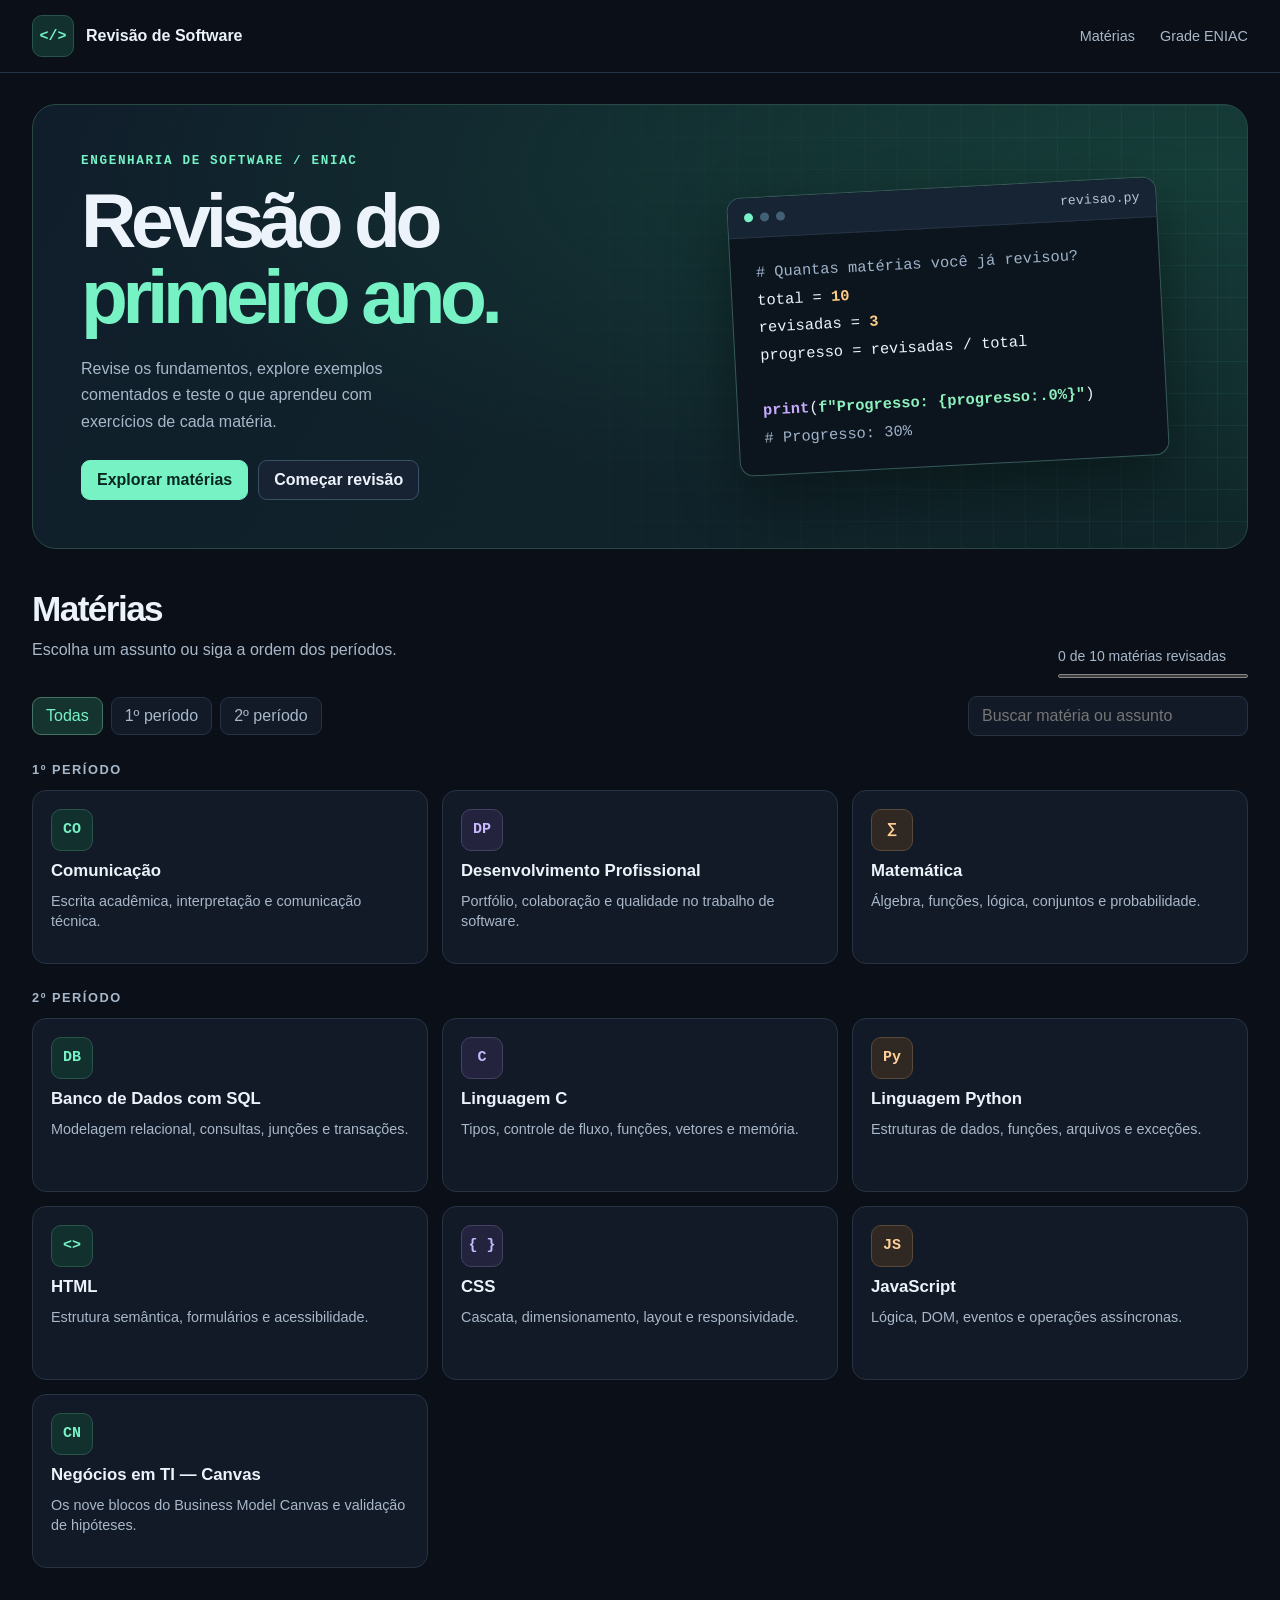
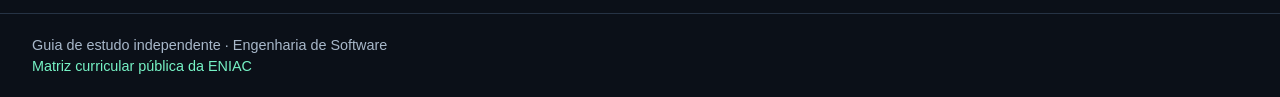
<file: index.html>
<!doctype html>
<html lang="pt-BR">
  <head>
    <meta charset="utf-8">
    <meta name="viewport" content="width=device-width, initial-scale=1">
    <meta name="description" content="Guia de revisão do primeiro ano de Engenharia de Software">
    <title>Revisão de Software | 1º ano</title>
    <link rel="stylesheet" href="estilo.css">
    <script src="revisao.js" defer></script>
  </head>
  <body>
    <header class="top">
      <div class="shell">
        <a class="brand" href="index.html"><span class="mark" aria-hidden="true">&lt;/&gt;</span> Revisão de Software</a>
        <nav aria-label="Principal">
          <a href="index.html#materias">Matérias</a>
          <a href="https://www.eniac.edu.br/cursos/engenharia-software">Grade ENIAC</a>
        </nav>
      </div>
    </header>
    <main class="shell">
      <section class="hero" aria-labelledby="titulo">
        <div>
          <p class="eyebrow">Engenharia de Software / ENIAC</p>
          <h1 id="titulo">Revisão do<br><span>primeiro ano.</span></h1>
          <p>Revise os fundamentos, explore exemplos comentados e teste o que aprendeu com exercícios de cada matéria.</p>
          <div class="actions">
            <a class="button primary" href="#materias">Explorar matérias</a>
            <a class="button" href="comunicacao.html">Começar revisão</a>
          </div>
        </div>
        <div class="editor" aria-label="Exemplo em Python">
          <div class="editor-top">
            <i></i><i></i><i></i><span>revisao.py</span>
          </div>
          <pre tabindex="0"><code><em># Quantas matérias você já revisou?</em>
total = <b class="number">10</b>
revisadas = <b class="number">3</b>
progresso = revisadas / total

<b class="keyword">print</b>(<b class="string">f"Progresso: {progresso:.0%}"</b>)
<em># Progresso: 30%</em></code></pre>
        </div>
      </section>
      <section id="materias" class="overview" aria-labelledby="materias-title">
        <div class="section-head">
          <div>
            <h2 id="materias-title">Matérias</h2>
            <p>Escolha um assunto ou siga a ordem dos períodos.</p>
          </div>
          <div class="progress">
            <span id="progress-text">0 de 10 matérias revisadas</span><progress aria-labelledby="progress-text" value="0" max="10"></progress>
          </div>
        </div>
        <div class="toolbar">
          <div class="filters" aria-label="Filtrar por período">
            <button class="filter" data-filter="all" aria-pressed="true">Todas</button>
            <button class="filter" data-filter="1" aria-pressed="false">1º período</button>
            <button class="filter" data-filter="2" aria-pressed="false">2º período</button>
          </div>
          <input id="search" type="search" aria-label="Buscar matéria ou assunto" placeholder="Buscar matéria ou assunto">
        </div>
        <p id="empty" hidden role="status">Nenhuma matéria encontrada.</p>
        <section class="period" data-period="1">
          <h3>1º período</h3>
          <div class="grid">
            <a
              class="tile"
              href="comunicacao.html"
              data-id="comunicacao"
              data-search="
                Comunicação Escrita acadêmica, interpretação e comunicação técnica. Contexto e
                intenção Emissor, receptor, mensagem, canal, código e contexto compõem a
                situação comunicativa. Ruído é tudo que atrapalha a interpretação. Em uma
                equipe, siglas desconhecidas e instruções ambíguas são exemplos de ruído.
                Leitura e argumentação Separe tema, tese e evidências. O tema diz sobre o que
                se fala. A tese expressa a posição defendida. Dados e exemplos servem como
                evidências quando têm relação clara com a tese. Coesão e coerência Coesão liga
                frases com pronomes, conectivos e retomadas. Coerência exige que as ideias
                façam sentido juntas. Use «portanto» para conclusão e «porém» para oposição.
                Escrita acadêmica e técnica Um resumo preserva a ideia central com suas
                palavras. Credite ideias e trechos de outras pessoas. Em relatórios técnicos,
                informe contexto, observação, impacto e próximo passo. Adapte a linguagem ao
                público. Apresentação e feedback Apresente problema, solução e evidência em
                sequência. No feedback, descreva o comportamento observado e proponha uma ação
                concreta. Confirme o entendimento pedindo que a outra pessoa resuma o
                combinado.
              "
            >
              <span class="tile-icon" aria-hidden="true">CO</span>
              <strong>Comunicação</strong>
              <small>Escrita acadêmica, interpretação e comunicação técnica.</small>
              <span class="done" hidden>✓ Revisada</span>
            </a>
            <a
              class="tile"
              href="carreira.html"
              data-id="carreira"
              data-search="
                Desenvolvimento Profissional Portfólio, colaboração e qualidade no trabalho de
                software. Papéis e ciclo do software Produto prioriza problemas, design
                investiga a experiência, engenharia implementa e opera, e qualidade ajuda a
                prevenir e detectar falhas. Requisitos, desenvolvimento, testes, entrega e
                manutenção se repetem conforme o produto evolui. Git e colaboração Um commit
                registra um conjunto de mudanças. Uma branch isola uma linha de trabalho. Um
                pull request reúne contexto, alterações e evidências para revisão. Prefira
                commits com um propósito claro. Qualidade e testes Teste unitário verifica uma
                unidade isolada. Teste de integração verifica componentes trabalhando juntos.
                Teste ponta a ponta percorre o fluxo do usuário. Cubra entradas válidas,
                inválidas e valores de fronteira. Portfólio e entrevistas Mostre problema,
                decisões, instruções de execução e testes no README. Para entrevistas, use
                situação, tarefa, ação e resultado. Explique sua contribuição e apresente
                evidências mensuráveis quando disponíveis. Ética e rotina Use dados fictícios
                em projetos públicos e mantenha credenciais fora do repositório. Divida
                tarefas em entregas pequenas, comunique bloqueios cedo e registre decisões que
                afetem a equipe.
              "
            >
              <span class="tile-icon" aria-hidden="true">DP</span>
              <strong>Desenvolvimento Profissional</strong>
              <small>Portfólio, colaboração e qualidade no trabalho de software.</small>
              <span class="done" hidden>✓ Revisada</span>
            </a>
            <a
              class="tile"
              href="matematica.html"
              data-id="matematica"
              data-search="
                Matemática Álgebra, funções, lógica, conjuntos e probabilidade. Aritmética e
                porcentagem Respeite parênteses, potências, multiplicação e divisão, depois
                adição e subtração. Para aumentar um valor em p%, multiplique por 1 + p/100.
                Descontos sucessivos multiplicam seus fatores. Equações e sistemas Uma
                igualdade continua válida quando se aplica a mesma operação aos dois lados,
                respeitando o domínio. Para resolver um sistema, substitua uma incógnita por
                sua expressão ou elimine-a somando equações equivalentes. Funções e gráficos
                Uma função atribui uma saída a cada entrada do domínio. Na função afim f(x) =
                ax + b, a é a taxa de variação e b é o valor em x = 0. Em uma quadrática, o
                gráfico é uma parábola e as raízes são as interseções com o eixo x. Conjuntos
                e lógica A união reúne elementos dos dois conjuntos. A interseção mantém os
                elementos comuns. P ∧ Q exige ambas as proposições verdadeiras. P ∨ Q exige
                pelo menos uma. Pela lei de De Morgan, ¬(P ∧ Q) equivale a ¬P ∨ ¬Q.
                Estatística e probabilidade A média soma os valores e divide pela quantidade.
                A mediana fica no centro da lista ordenada e é a média dos dois centrais
                quando a quantidade é par. Em resultados equiprováveis, a probabilidade é
                casos favoráveis ÷ casos possíveis.
              "
            >
              <span class="tile-icon" aria-hidden="true">∑</span>
              <strong>Matemática</strong>
              <small>Álgebra, funções, lógica, conjuntos e probabilidade.</small>
              <span class="done" hidden>✓ Revisada</span>
            </a>
          </div>
        </section>
        <section class="period" data-period="2">
          <h3>2º período</h3>
          <div class="grid">
            <a
              class="tile"
              href="sql.html"
              data-id="sql"
              data-search="
                Banco de Dados com SQL Modelagem relacional, consultas, junções e transações.
                Tabelas e relacionamentos A chave primária identifica cada linha. Uma chave
                estrangeira aponta para uma chave de outra tabela. Modele uma relação N:N com
                uma tabela de associação que contenha as duas chaves. Normalização Na 1FN,
                mantenha valores atômicos e evite grupos repetidos. Na 2FN, cada atributo que
                não é chave deve depender da chave candidata inteira. Na 3FN, evite
                dependências transitivas entre atributos não chave. DDL e CRUD CREATE TABLE
                define estrutura e restrições. INSERT cria linhas, SELECT consulta, UPDATE
                altera e DELETE remove. Use WHERE em alterações específicas e verifique o
                filtro com SELECT antes da mudança. Junções e agregações INNER JOIN retorna
                pares correspondentes. LEFT JOIN mantém as linhas da esquerda mesmo sem
                correspondência. WHERE filtra linhas antes de agrupar. HAVING filtra grupos
                após GROUP BY. COUNT(coluna) ignora NULL. NULL, índices e transações Teste
                ausência de valor com IS NULL. Índices podem acelerar buscas ao custo de
                espaço e manutenção na escrita. Em uma transação, COMMIT confirma o conjunto
                de mudanças e ROLLBACK o desfaz enquanto estiver aberto.
              "
            >
              <span class="tile-icon" aria-hidden="true">DB</span>
              <strong>Banco de Dados com SQL</strong>
              <small>Modelagem relacional, consultas, junções e transações.</small>
              <span class="done" hidden>✓ Revisada</span>
            </a>
            <a
              class="tile"
              href="c.html"
              data-id="c"
              data-search="
                Linguagem C Tipos, controle de fluxo, funções, vetores e memória. Compilação e
                tipos O compilador traduz o código e produz um executável após a ligação. Use
                int para inteiros, double para valores de ponto flutuante e char para
                caracteres. Em C, 5 / 2 vale 2, enquanto 5.0 / 2 vale 2.5. Controle de fluxo
                if e else escolhem um caminho. for é útil para percorrer posições de um vetor.
                while repete enquanto a condição for verdadeira. Confundir = com == muda uma
                comparação em atribuição. Vetores e strings Um vetor com n posições aceita
                índices de 0 a n − 1. Uma string em C é uma sequência de char terminada por
                '\0'. Reserve espaço para o terminador ao dimensionar o vetor. Funções e
                ponteiros Argumentos são passados por valor. Para alterar uma variável do
                chamador, passe seu endereço com &amp; e acesse o objeto pelo ponteiro com *.
                Ao receber um vetor em função, passe também seu tamanho. Estruturas e memória
                struct reúne campos relacionados. malloc reserva memória dinâmica e pode
                retornar NULL. Libere com free quando terminar e evite acessar memória fora
                dos limites ou depois de liberá-la.
              "
            >
              <span class="tile-icon" aria-hidden="true">C</span>
              <strong>Linguagem C</strong>
              <small>Tipos, controle de fluxo, funções, vetores e memória.</small>
              <span class="done" hidden>✓ Revisada</span>
            </a>
            <a
              class="tile"
              href="python.html"
              data-id="python"
              data-search="
                Linguagem Python Estruturas de dados, funções, arquivos e exceções. Tipos e
                conversões int, float, str e bool representam valores diferentes. input
                devolve texto, então converta quando precisar calcular. / faz divisão real e
                // arredonda o quociente para baixo. Controle de fluxo A indentação delimita
                blocos. Use if, elif e else para decisões. for percorre um iterável. range(3)
                gera 0, 1 e 2. while repete enquanto a condição se mantém verdadeira. Coleções
                Listas são ordenadas e mutáveis. Tuplas são ordenadas e imutáveis em sua
                estrutura. Dicionários associam chaves a valores. Conjuntos armazenam
                elementos distintos e ajudam em testes de pertinência. Funções, módulos e
                classes def declara uma função e return entrega um valor ao chamador. import
                reutiliza módulos. Uma classe reúne comportamento e estado, e self referencia
                a instância que recebe a chamada. Arquivos e exceções Use with open(...,
                encoding='utf-8') para fechar arquivos automaticamente ao sair do bloco.
                Capture exceções específicas, como ValueError ao converter texto inválido.
              "
            >
              <span class="tile-icon" aria-hidden="true">Py</span>
              <strong>Linguagem Python</strong>
              <small>Estruturas de dados, funções, arquivos e exceções.</small>
              <span class="done" hidden>✓ Revisada</span>
            </a>
            <a
              class="tile"
              href="html.html"
              data-id="html"
              data-search="
                HTML Estrutura semântica, formulários e acessibilidade. Documento e semântica
                DOCTYPE ativa o modo padrão do navegador. O head contém metadados e
                referências. O body contém o conteúdo. Use main para o conteúdo principal, nav
                para navegação e uma hierarquia de títulos que reflita a organização. Links e
                mídia Use a com href para navegar e button para ações. Imagens informativas
                precisam de texto alternativo que cumpra o mesmo propósito. Use alt vazio em
                imagens puramente decorativas. Formulários Associe label e input via for e id.
                O atributo name identifica o campo no envio. type='email' e required ajudam na
                validação do navegador. Um servidor deve validar os dados novamente ao
                recebê-los. Listas e tabelas Use ul para itens sem ordem e ol para sequências.
                Use tabelas para dados tabulares, com caption para contextualizar e th com
                scope para cabeçalhos.
              "
            >
              <span class="tile-icon" aria-hidden="true">&lt;&gt;</span>
              <strong>HTML</strong>
              <small>Estrutura semântica, formulários e acessibilidade.</small>
              <span class="done" hidden>✓ Revisada</span>
            </a>
            <a
              class="tile"
              href="css.html"
              data-id="css"
              data-search="
                CSS Cascata, dimensionamento, layout e responsividade. Seletores e cascata
                Classes selecionam elementos reutilizáveis. Entre regras normais do mesmo
                autor e da mesma camada, a maior especificidade vence. Se a especificidade for
                igual, vence a declaração posterior. Modelo de caixa Cada elemento tem
                conteúdo, padding, borda e margem. Com box-sizing: border-box, o width inclui
                padding e borda. Margens ficam fora da caixa. Flexbox e Grid Flexbox organiza
                itens em um eixo principal e outro transversal. Grid define linhas e colunas
                ao mesmo tempo. Use gap para espaçar itens nos dois layouts. Responsividade e
                estados Use unidades flexíveis, limites de largura e media queries quando o
                conteúdo precisar de uma mudança de layout. :focus-visible marca o foco para
                navegação por teclado. Garanta contraste e legibilidade.
              "
            >
              <span class="tile-icon" aria-hidden="true">{ }</span>
              <strong>CSS</strong>
              <small>Cascata, dimensionamento, layout e responsividade.</small>
              <span class="done" hidden>✓ Revisada</span>
            </a>
            <a
              class="tile"
              href="javascript.html"
              data-id="javascript"
              data-search="
                JavaScript Lógica, DOM, eventos e operações assíncronas. Tipos e operadores
                Use const para vínculos sem reatribuição e let quando houver reatribuição.
                const ainda permite alterar propriedades de um objeto. === compara sem coerção
                de tipos. Number converte texto numérico e Number.isFinite valida o resultado.
                Funções e coleções Arrays guardam listas ordenadas e objetos guardam
                propriedades. map transforma elementos, filter seleciona elementos e reduce
                acumula um resultado. Uma função pode receber ou retornar outras funções. DOM
                e eventos querySelector encontra o primeiro elemento correspondente.
                addEventListener associa uma função a um evento. textContent atualiza texto
                sem interpretá-lo como HTML. Em formulários, preventDefault cancela o envio
                padrão quando você vai tratar o evento. Assincronismo e JSON Uma Promise
                representa o resultado futuro de uma operação. await espera a resolução dentro
                de uma função async. Com fetch, verifique response.ok antes de ler JSON e
                trate falhas de rede com try/catch.
              "
            >
              <span class="tile-icon" aria-hidden="true">JS</span>
              <strong>JavaScript</strong>
              <small>Lógica, DOM, eventos e operações assíncronas.</small>
              <span class="done" hidden>✓ Revisada</span>
            </a>
            <a
              class="tile"
              href="canvas.html"
              data-id="canvas"
              data-search="
                Negócios em TI — Canvas Os nove blocos do Business Model Canvas e validação de
                hipóteses. Clientes e valor Segmentos de clientes definem para quem você cria
                valor. Proposta de valor descreve o problema resolvido e o benefício. Em
                software, diferencie quem usa, quem decide e quem paga. Canais e
                relacionamento Canais mostram como as pessoas descobrem, compram e usam a
                solução. Relacionamento indica como são atendidas e retidas, por exemplo, por
                autosserviço ou suporte humano. Receitas e custos Fontes de receita descrevem
                quem paga, quanto e de que forma. Estrutura de custos reúne gastos fixos e
                variáveis. Compare receita, margem e volume necessário para sustentar o
                negócio. Recursos, atividades e parceiros Recursos são os ativos necessários,
                como equipe e infraestrutura. Atividades são ações essenciais, como
                desenvolver e operar. Parcerias são organizações externas que ajudam a
                entregar o valor. Validação e MVP Trate cada bloco como hipótese. Converse com
                o segmento escolhido, teste uma versão mínima e defina antes o que será
                medido. Atualize o Canvas com evidências do teste.
              "
            >
              <span class="tile-icon" aria-hidden="true">CN</span>
              <strong>Negócios em TI — Canvas</strong>
              <small>Os nove blocos do Business Model Canvas e validação de hipóteses.</small>
              <span class="done" hidden>✓ Revisada</span>
            </a>
          </div>
        </section>
      </section>
    </main>
    <footer>
      <div class="shell">
        Guia de estudo independente · Engenharia de Software<br><a href="https://www.eniac.edu.br/cursos/engenharia-software">Matriz curricular pública da ENIAC</a>
      </div>
    </footer>
  </body>
</html>
</file>
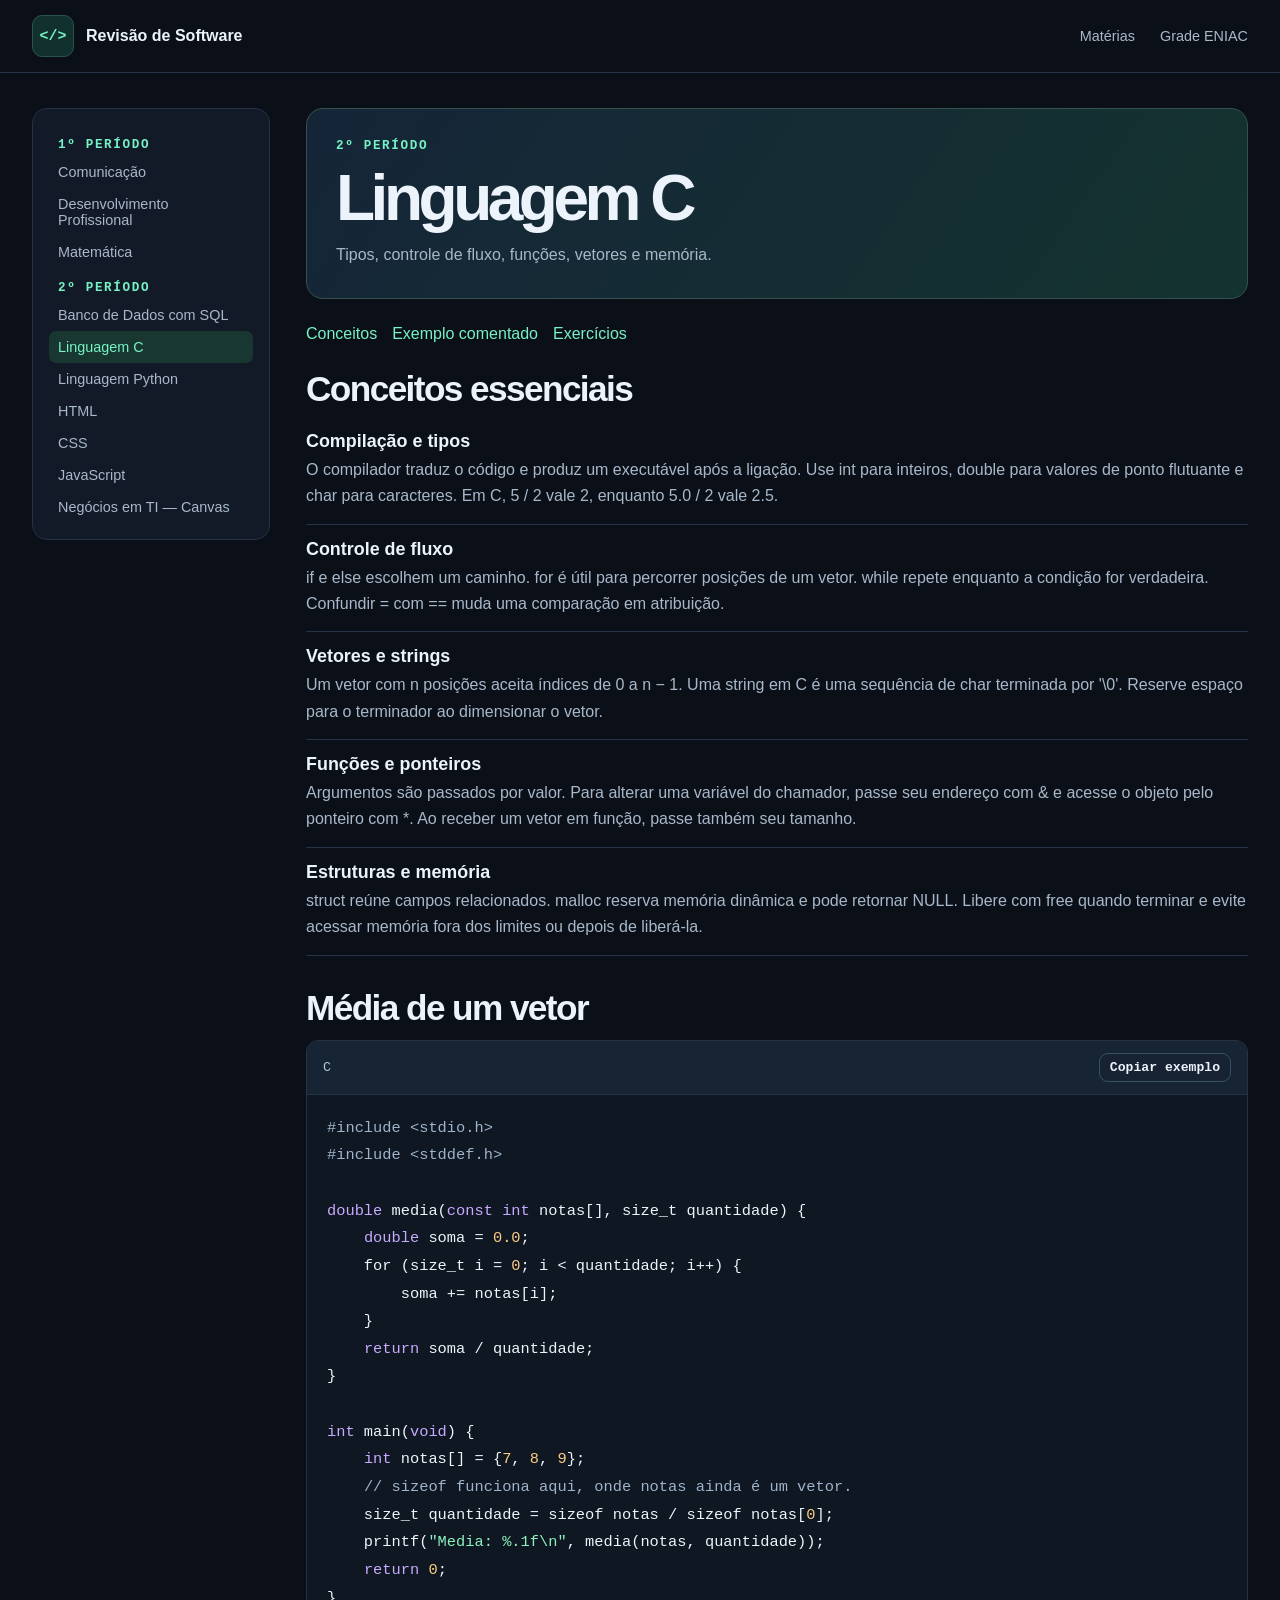
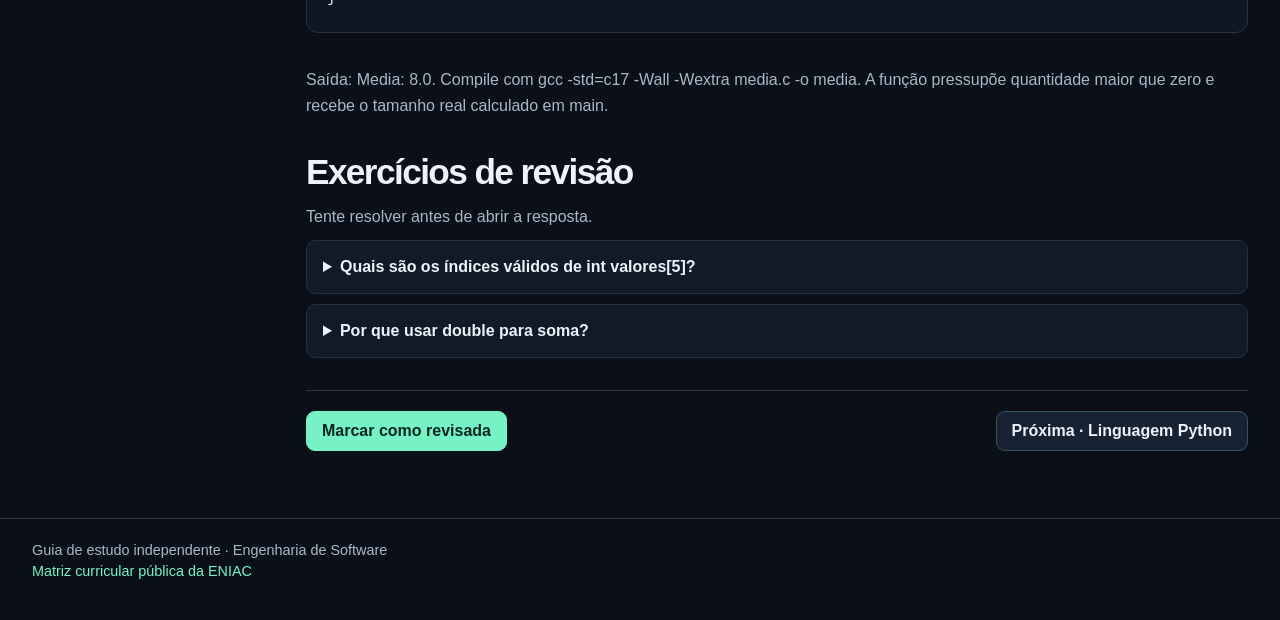
<file: c.html>
<!doctype html>
<html lang="pt-BR">
  <head>
    <meta charset="utf-8">
    <meta name="viewport" content="width=device-width, initial-scale=1">
    <meta name="description" content="Guia de revisão do primeiro ano de Engenharia de Software">
    <title>Linguagem C | Revisão de Software</title>
    <link rel="stylesheet" href="estilo.css">
    <script src="revisao.js" defer></script>
  </head>
  <body>
    <header class="top">
      <div class="shell">
        <a class="brand" href="index.html"><span class="mark" aria-hidden="true">&lt;/&gt;</span> Revisão de Software</a>
        <nav aria-label="Principal">
          <a href="index.html#materias">Matérias</a>
          <a href="https://www.eniac.edu.br/cursos/engenharia-software">Grade ENIAC</a>
        </nav>
      </div>
    </header>
    <main class="shell layout">
      <aside class="side">
        <nav aria-label="Matérias">
          <p class="eyebrow">1º período</p>
          <a href="comunicacao.html">Comunicação</a>
          <a href="carreira.html">Desenvolvimento Profissional</a>
          <a href="matematica.html">Matemática</a>
          <p class="eyebrow">2º período</p>
          <a href="sql.html">Banco de Dados com SQL</a>
          <a href="c.html" aria-current="page">Linguagem C</a>
          <a href="python.html">Linguagem Python</a>
          <a href="html.html">HTML</a>
          <a href="css.html">CSS</a>
          <a href="javascript.html">JavaScript</a>
          <a href="canvas.html">Negócios em TI — Canvas</a>
        </nav>
      </aside>
      <article class="lesson">
        <div class="lesson-head">
          <p class="eyebrow">2º período</p>
          <h1>Linguagem C</h1>
          <p>Tipos, controle de fluxo, funções, vetores e memória.</p>
        </div>
        <nav class="lesson-index" aria-label="Nesta matéria">
          <a href="#conceitos">Conceitos</a>
          <a href="#exemplo">Exemplo comentado</a>
          <a href="#exercicios">Exercícios</a>
        </nav>
        <section id="conceitos">
          <h2>Conceitos essenciais</h2>
          <div class="topic">
            <h3>Compilação e tipos</h3>
            <p>O compilador traduz o código e produz um executável após a ligação. Use int para inteiros, double para valores de ponto flutuante e char para caracteres. Em C, 5 / 2 vale 2, enquanto 5.0 / 2 vale 2.5.</p>
          </div>
          <div class="topic">
            <h3>Controle de fluxo</h3>
            <p>if e else escolhem um caminho. for é útil para percorrer posições de um vetor. while repete enquanto a condição for verdadeira. Confundir = com == muda uma comparação em atribuição.</p>
          </div>
          <div class="topic">
            <h3>Vetores e strings</h3>
            <p>Um vetor com n posições aceita índices de 0 a n − 1. Uma string em C é uma sequência de char terminada por '\0'. Reserve espaço para o terminador ao dimensionar o vetor.</p>
          </div>
          <div class="topic">
            <h3>Funções e ponteiros</h3>
            <p>Argumentos são passados por valor. Para alterar uma variável do chamador, passe seu endereço com &amp; e acesse o objeto pelo ponteiro com *. Ao receber um vetor em função, passe também seu tamanho.</p>
          </div>
          <div class="topic">
            <h3>Estruturas e memória</h3>
            <p>struct reúne campos relacionados. malloc reserva memória dinâmica e pode retornar NULL. Libere com free quando terminar e evite acessar memória fora dos limites ou depois de liberá-la.</p>
          </div>
        </section>
        <section id="exemplo">
          <h2>Média de um vetor</h2>
          <div class="snippet">
            <div class="code-head">
              <span>C</span>
              <button class="copy" type="button">Copiar exemplo</button>
            </div>
            <pre tabindex="0" aria-label="Média de um vetor"><code><span class="comment">#include &lt;stdio.h&gt;</span>
<span class="comment">#include &lt;stddef.h&gt;</span>

<span class="keyword">double</span> media(<span class="keyword">const</span> <span class="keyword">int</span> notas[], size_t quantidade) {
    <span class="keyword">double</span> soma = <span class="number">0.0</span>;
    for (size_t i = <span class="number">0</span>; i &lt; quantidade; i++) {
        soma += notas[i];
    }
    <span class="keyword">return</span> soma / quantidade;
}

<span class="keyword">int</span> main(<span class="keyword">void</span>) {
    <span class="keyword">int</span> notas[] = {<span class="number">7</span>, <span class="number">8</span>, <span class="number">9</span>};
    <span class="comment">// sizeof funciona aqui, onde notas ainda é um vetor.</span>
    size_t quantidade = sizeof notas / sizeof notas[<span class="number">0</span>];
    printf(<span class="string">&quot;Media: %.1f\n&quot;</span>, media(notas, quantidade));
    <span class="keyword">return</span> <span class="number">0</span>;
}</code></pre>
          </div>
          <p id="copy-status" class="status" aria-live="polite"></p>
          <p>Saída: Media: 8.0. Compile com gcc -std=c17 -Wall -Wextra media.c -o media. A função pressupõe quantidade maior que zero e recebe o tamanho real calculado em main.</p>
        </section>
        <section id="exercicios" class="practice">
          <h2>Exercícios de revisão</h2>
          <p>Tente resolver antes de abrir a resposta.</p>
          <details>
            <summary>Quais são os índices válidos de int valores[5]?</summary>
            <p><strong>Resposta.</strong> De 0 a 4. Acessar valores[5] ultrapassa o vetor.</p>
          </details>
          <details>
            <summary>Por que usar double para soma?</summary>
            <p><strong>Resposta.</strong> Dividir uma soma double por um inteiro gera divisão em ponto flutuante, preservando a parte fracionária.</p>
          </details>
        </section>
        <div class="lesson-bottom">
          <button id="review" type="button" class="button primary" data-id="c" aria-pressed="false">Marcar como revisada</button>
          <a class="button" href="python.html">Próxima · Linguagem Python</a>
        </div>
        <p id="review-status" class="status" aria-live="polite"></p>
      </article>
    </main>
    <footer>
      <div class="shell">
        Guia de estudo independente · Engenharia de Software<br><a href="https://www.eniac.edu.br/cursos/engenharia-software">Matriz curricular pública da ENIAC</a>
      </div>
    </footer>
  </body>
</html>
</file>
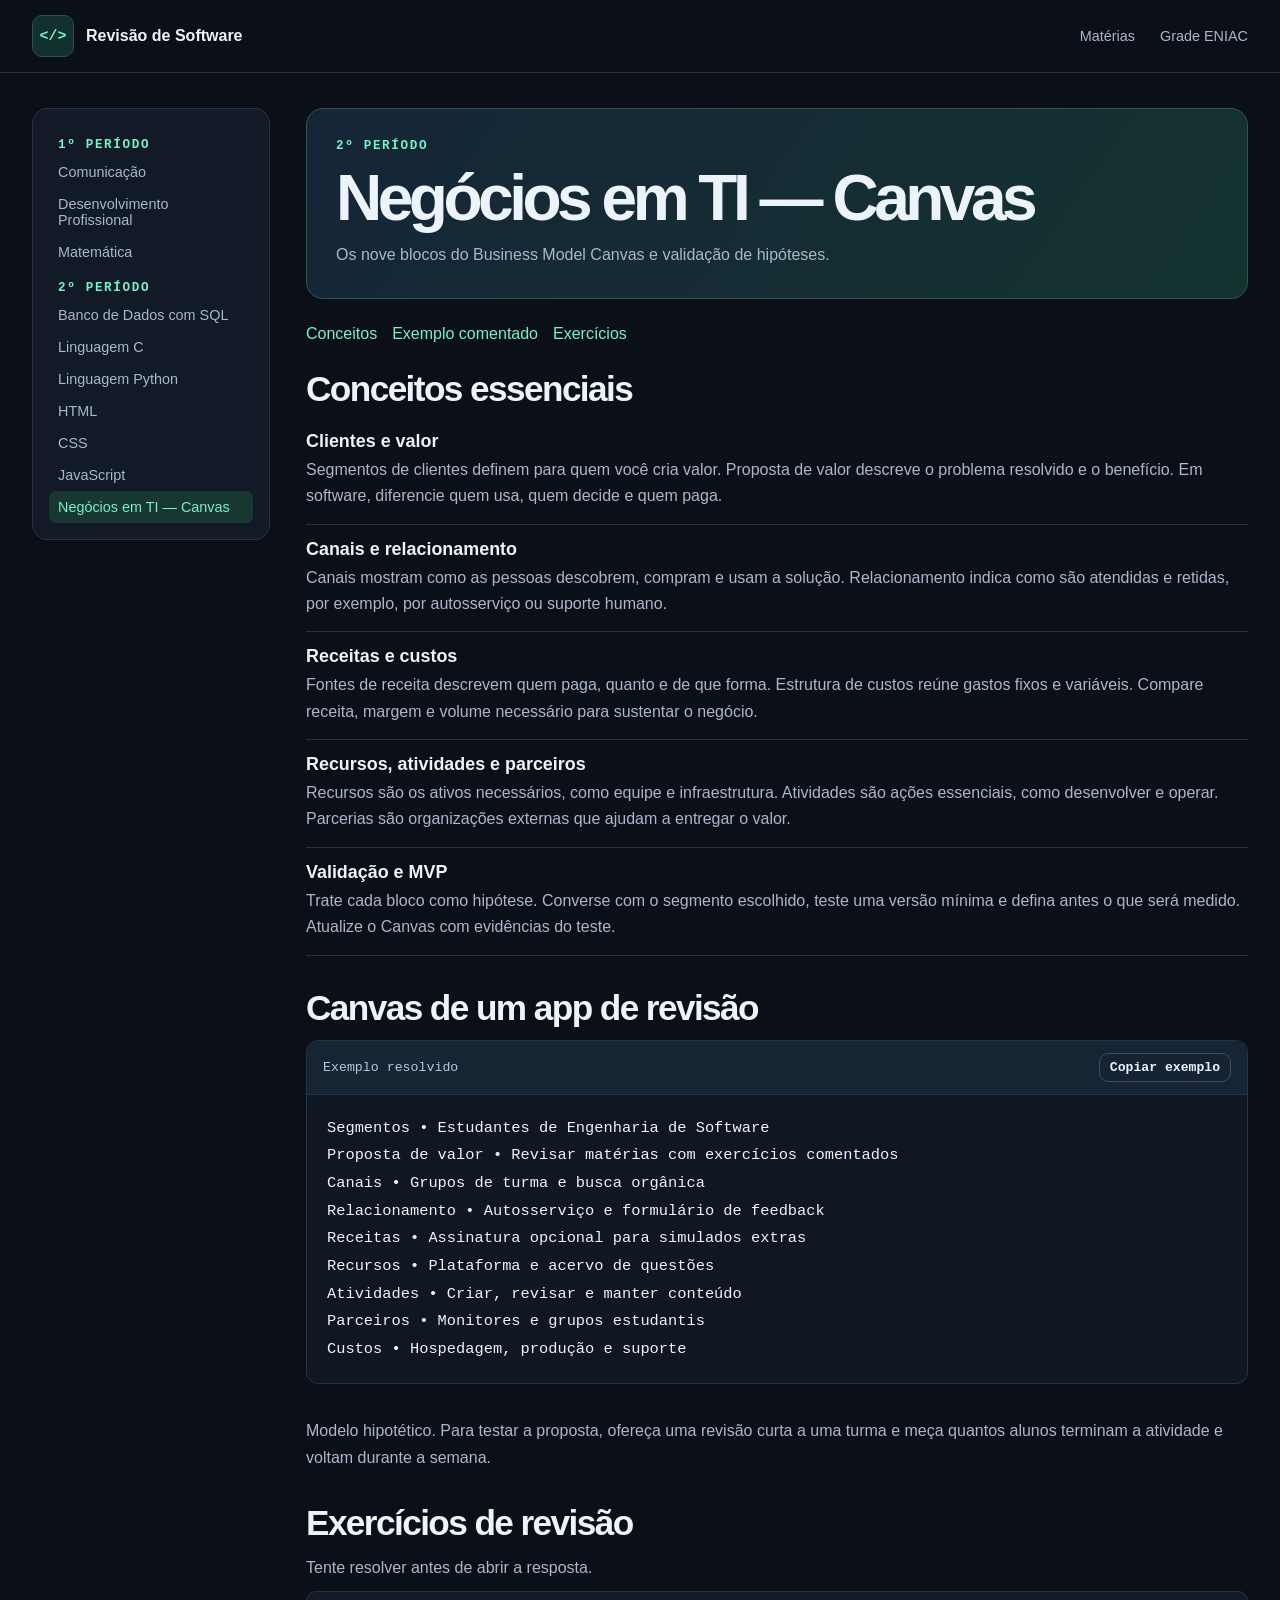
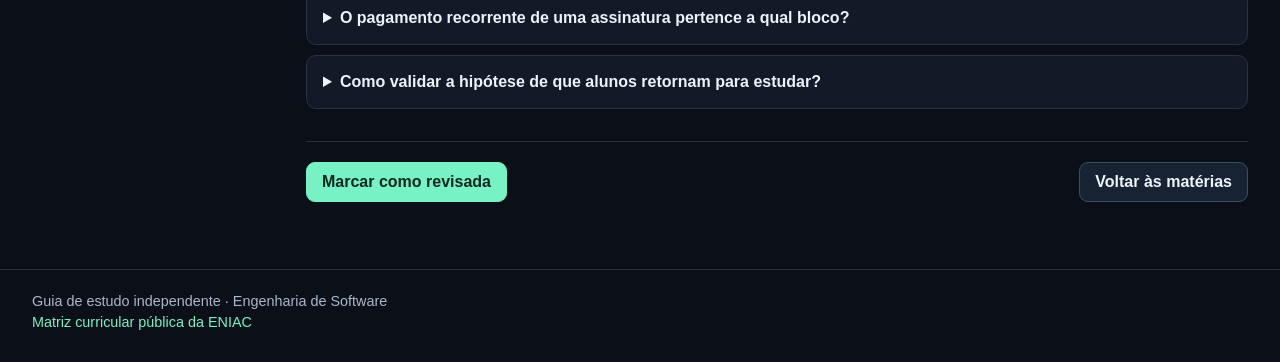
<file: canvas.html>
<!doctype html>
<html lang="pt-BR">
  <head>
    <meta charset="utf-8">
    <meta name="viewport" content="width=device-width, initial-scale=1">
    <meta name="description" content="Guia de revisão do primeiro ano de Engenharia de Software">
    <title>Negócios em TI — Canvas | Revisão de Software</title>
    <link rel="stylesheet" href="estilo.css">
    <script src="revisao.js" defer></script>
  </head>
  <body>
    <header class="top">
      <div class="shell">
        <a class="brand" href="index.html"><span class="mark" aria-hidden="true">&lt;/&gt;</span> Revisão de Software</a>
        <nav aria-label="Principal">
          <a href="index.html#materias">Matérias</a>
          <a href="https://www.eniac.edu.br/cursos/engenharia-software">Grade ENIAC</a>
        </nav>
      </div>
    </header>
    <main class="shell layout">
      <aside class="side">
        <nav aria-label="Matérias">
          <p class="eyebrow">1º período</p>
          <a href="comunicacao.html">Comunicação</a>
          <a href="carreira.html">Desenvolvimento Profissional</a>
          <a href="matematica.html">Matemática</a>
          <p class="eyebrow">2º período</p>
          <a href="sql.html">Banco de Dados com SQL</a>
          <a href="c.html">Linguagem C</a>
          <a href="python.html">Linguagem Python</a>
          <a href="html.html">HTML</a>
          <a href="css.html">CSS</a>
          <a href="javascript.html">JavaScript</a>
          <a href="canvas.html" aria-current="page">Negócios em TI — Canvas</a>
        </nav>
      </aside>
      <article class="lesson">
        <div class="lesson-head">
          <p class="eyebrow">2º período</p>
          <h1>Negócios em TI — Canvas</h1>
          <p>Os nove blocos do Business Model Canvas e validação de hipóteses.</p>
        </div>
        <nav class="lesson-index" aria-label="Nesta matéria">
          <a href="#conceitos">Conceitos</a>
          <a href="#exemplo">Exemplo comentado</a>
          <a href="#exercicios">Exercícios</a>
        </nav>
        <section id="conceitos">
          <h2>Conceitos essenciais</h2>
          <div class="topic">
            <h3>Clientes e valor</h3>
            <p>Segmentos de clientes definem para quem você cria valor. Proposta de valor descreve o problema resolvido e o benefício. Em software, diferencie quem usa, quem decide e quem paga.</p>
          </div>
          <div class="topic">
            <h3>Canais e relacionamento</h3>
            <p>Canais mostram como as pessoas descobrem, compram e usam a solução. Relacionamento indica como são atendidas e retidas, por exemplo, por autosserviço ou suporte humano.</p>
          </div>
          <div class="topic">
            <h3>Receitas e custos</h3>
            <p>Fontes de receita descrevem quem paga, quanto e de que forma. Estrutura de custos reúne gastos fixos e variáveis. Compare receita, margem e volume necessário para sustentar o negócio.</p>
          </div>
          <div class="topic">
            <h3>Recursos, atividades e parceiros</h3>
            <p>Recursos são os ativos necessários, como equipe e infraestrutura. Atividades são ações essenciais, como desenvolver e operar. Parcerias são organizações externas que ajudam a entregar o valor.</p>
          </div>
          <div class="topic">
            <h3>Validação e MVP</h3>
            <p>Trate cada bloco como hipótese. Converse com o segmento escolhido, teste uma versão mínima e defina antes o que será medido. Atualize o Canvas com evidências do teste.</p>
          </div>
        </section>
        <section id="exemplo">
          <h2>Canvas de um app de revisão</h2>
          <div class="snippet">
            <div class="code-head">
              <span>Exemplo resolvido</span>
              <button class="copy" type="button">Copiar exemplo</button>
            </div>
            <pre tabindex="0" aria-label="Canvas de um app de revisão"><code>Segmentos • Estudantes de Engenharia de Software
Proposta de valor • Revisar matérias com exercícios comentados
Canais • Grupos de turma e busca orgânica
Relacionamento • Autosserviço e formulário de feedback
Receitas • Assinatura opcional para simulados extras
Recursos • Plataforma e acervo de questões
Atividades • Criar, revisar e manter conteúdo
Parceiros • Monitores e grupos estudantis
Custos • Hospedagem, produção e suporte</code></pre>
          </div>
          <p id="copy-status" class="status" aria-live="polite"></p>
          <p>Modelo hipotético. Para testar a proposta, ofereça uma revisão curta a uma turma e meça quantos alunos terminam a atividade e voltam durante a semana.</p>
        </section>
        <section id="exercicios" class="practice">
          <h2>Exercícios de revisão</h2>
          <p>Tente resolver antes de abrir a resposta.</p>
          <details>
            <summary>O pagamento recorrente de uma assinatura pertence a qual bloco?</summary>
            <p><strong>Resposta.</strong> Fontes de receita.</p>
          </details>
          <details>
            <summary>Como validar a hipótese de que alunos retornam para estudar?</summary>
            <p><strong>Resposta.</strong> Ofereça o MVP, defina antes a meta de retorno e meça quantos participantes voltam em uma janela, como sete dias.</p>
          </details>
        </section>
        <div class="lesson-bottom">
          <button id="review" type="button" class="button primary" data-id="canvas" aria-pressed="false">Marcar como revisada</button>
          <a class="button" href="index.html#materias">Voltar às matérias</a>
        </div>
        <p id="review-status" class="status" aria-live="polite"></p>
      </article>
    </main>
    <footer>
      <div class="shell">
        Guia de estudo independente · Engenharia de Software<br><a href="https://www.eniac.edu.br/cursos/engenharia-software">Matriz curricular pública da ENIAC</a>
      </div>
    </footer>
  </body>
</html>
</file>
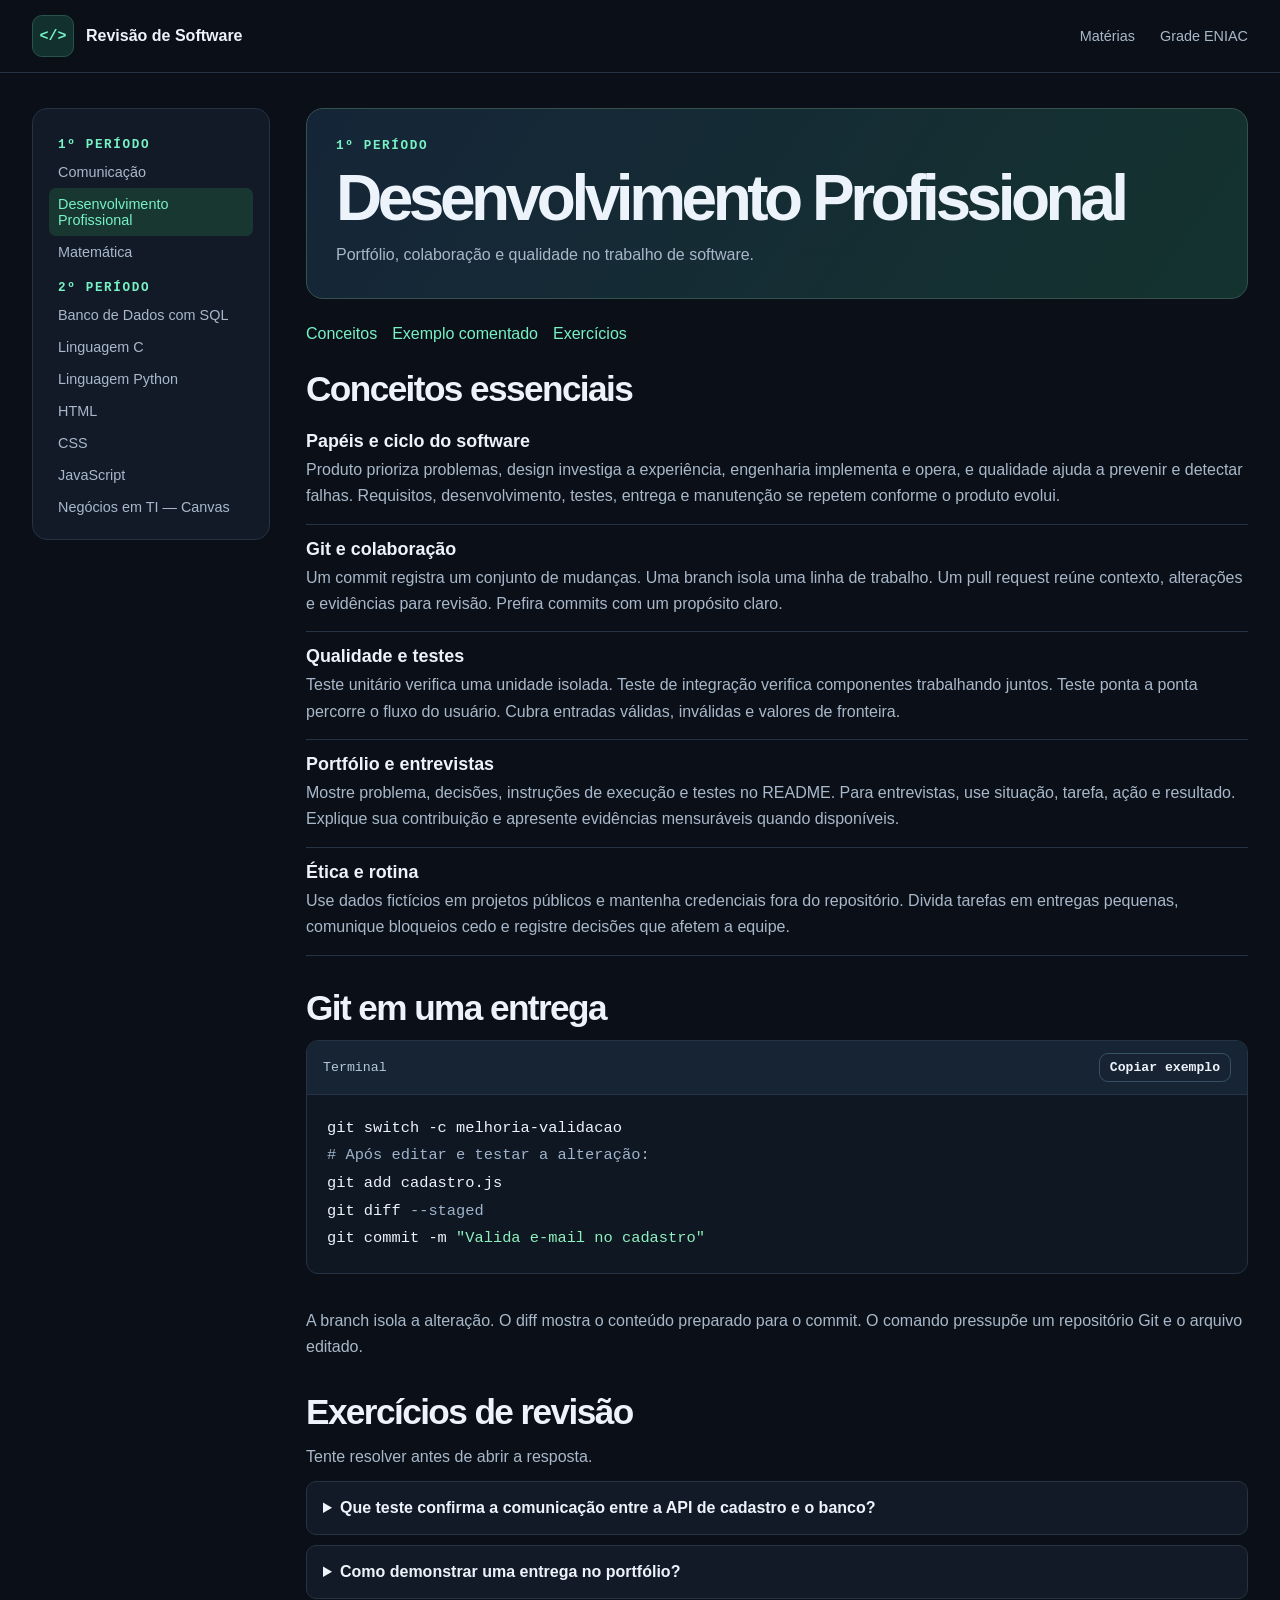
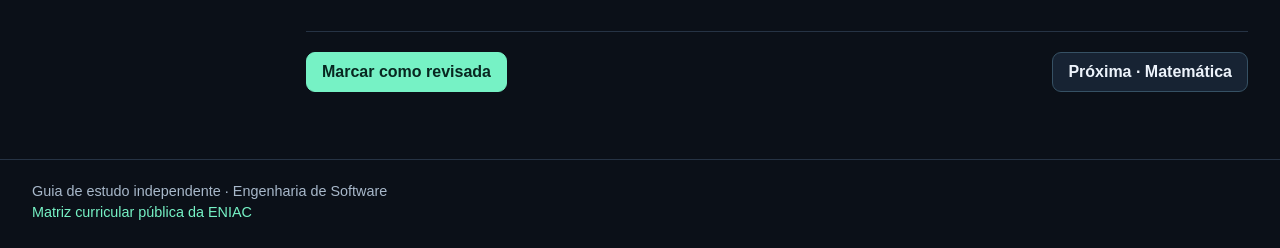
<file: carreira.html>
<!doctype html>
<html lang="pt-BR">
  <head>
    <meta charset="utf-8">
    <meta name="viewport" content="width=device-width, initial-scale=1">
    <meta name="description" content="Guia de revisão do primeiro ano de Engenharia de Software">
    <title>Desenvolvimento Profissional | Revisão de Software</title>
    <link rel="stylesheet" href="estilo.css">
    <script src="revisao.js" defer></script>
  </head>
  <body>
    <header class="top">
      <div class="shell">
        <a class="brand" href="index.html"><span class="mark" aria-hidden="true">&lt;/&gt;</span> Revisão de Software</a>
        <nav aria-label="Principal">
          <a href="index.html#materias">Matérias</a>
          <a href="https://www.eniac.edu.br/cursos/engenharia-software">Grade ENIAC</a>
        </nav>
      </div>
    </header>
    <main class="shell layout">
      <aside class="side">
        <nav aria-label="Matérias">
          <p class="eyebrow">1º período</p>
          <a href="comunicacao.html">Comunicação</a>
          <a href="carreira.html" aria-current="page">Desenvolvimento Profissional</a>
          <a href="matematica.html">Matemática</a>
          <p class="eyebrow">2º período</p>
          <a href="sql.html">Banco de Dados com SQL</a>
          <a href="c.html">Linguagem C</a>
          <a href="python.html">Linguagem Python</a>
          <a href="html.html">HTML</a>
          <a href="css.html">CSS</a>
          <a href="javascript.html">JavaScript</a>
          <a href="canvas.html">Negócios em TI — Canvas</a>
        </nav>
      </aside>
      <article class="lesson">
        <div class="lesson-head">
          <p class="eyebrow">1º período</p>
          <h1>Desenvolvimento Profissional</h1>
          <p>Portfólio, colaboração e qualidade no trabalho de software.</p>
        </div>
        <nav class="lesson-index" aria-label="Nesta matéria">
          <a href="#conceitos">Conceitos</a>
          <a href="#exemplo">Exemplo comentado</a>
          <a href="#exercicios">Exercícios</a>
        </nav>
        <section id="conceitos">
          <h2>Conceitos essenciais</h2>
          <div class="topic">
            <h3>Papéis e ciclo do software</h3>
            <p>Produto prioriza problemas, design investiga a experiência, engenharia implementa e opera, e qualidade ajuda a prevenir e detectar falhas. Requisitos, desenvolvimento, testes, entrega e manutenção se repetem conforme o produto evolui.</p>
          </div>
          <div class="topic">
            <h3>Git e colaboração</h3>
            <p>Um commit registra um conjunto de mudanças. Uma branch isola uma linha de trabalho. Um pull request reúne contexto, alterações e evidências para revisão. Prefira commits com um propósito claro.</p>
          </div>
          <div class="topic">
            <h3>Qualidade e testes</h3>
            <p>Teste unitário verifica uma unidade isolada. Teste de integração verifica componentes trabalhando juntos. Teste ponta a ponta percorre o fluxo do usuário. Cubra entradas válidas, inválidas e valores de fronteira.</p>
          </div>
          <div class="topic">
            <h3>Portfólio e entrevistas</h3>
            <p>Mostre problema, decisões, instruções de execução e testes no README. Para entrevistas, use situação, tarefa, ação e resultado. Explique sua contribuição e apresente evidências mensuráveis quando disponíveis.</p>
          </div>
          <div class="topic">
            <h3>Ética e rotina</h3>
            <p>Use dados fictícios em projetos públicos e mantenha credenciais fora do repositório. Divida tarefas em entregas pequenas, comunique bloqueios cedo e registre decisões que afetem a equipe.</p>
          </div>
        </section>
        <section id="exemplo">
          <h2>Git em uma entrega</h2>
          <div class="snippet">
            <div class="code-head">
              <span>Terminal</span>
              <button class="copy" type="button">Copiar exemplo</button>
            </div>
            <pre tabindex="0" aria-label="Git em uma entrega"><code>git switch -c melhoria-validacao
<span class="comment"># Após editar e testar a alteração:</span>
git add cadastro.js
git diff <span class="comment">--staged</span>
git commit -m <span class="string">&quot;Valida e-mail no cadastro&quot;</span></code></pre>
          </div>
          <p id="copy-status" class="status" aria-live="polite"></p>
          <p>A branch isola a alteração. O diff mostra o conteúdo preparado para o commit. O comando pressupõe um repositório Git e o arquivo editado.</p>
        </section>
        <section id="exercicios" class="practice">
          <h2>Exercícios de revisão</h2>
          <p>Tente resolver antes de abrir a resposta.</p>
          <details>
            <summary>Que teste confirma a comunicação entre a API de cadastro e o banco?</summary>
            <p><strong>Resposta.</strong> Um teste de integração, usando um banco de teste e verificando o registro persistido.</p>
          </details>
          <details>
            <summary>Como demonstrar uma entrega no portfólio?</summary>
            <p><strong>Resposta.</strong> Documente o problema, suas decisões, os passos para executar, os testes e o resultado observado.</p>
          </details>
        </section>
        <div class="lesson-bottom">
          <button id="review" type="button" class="button primary" data-id="carreira" aria-pressed="false">Marcar como revisada</button>
          <a class="button" href="matematica.html">Próxima · Matemática</a>
        </div>
        <p id="review-status" class="status" aria-live="polite"></p>
      </article>
    </main>
    <footer>
      <div class="shell">
        Guia de estudo independente · Engenharia de Software<br><a href="https://www.eniac.edu.br/cursos/engenharia-software">Matriz curricular pública da ENIAC</a>
      </div>
    </footer>
  </body>
</html>
</file>
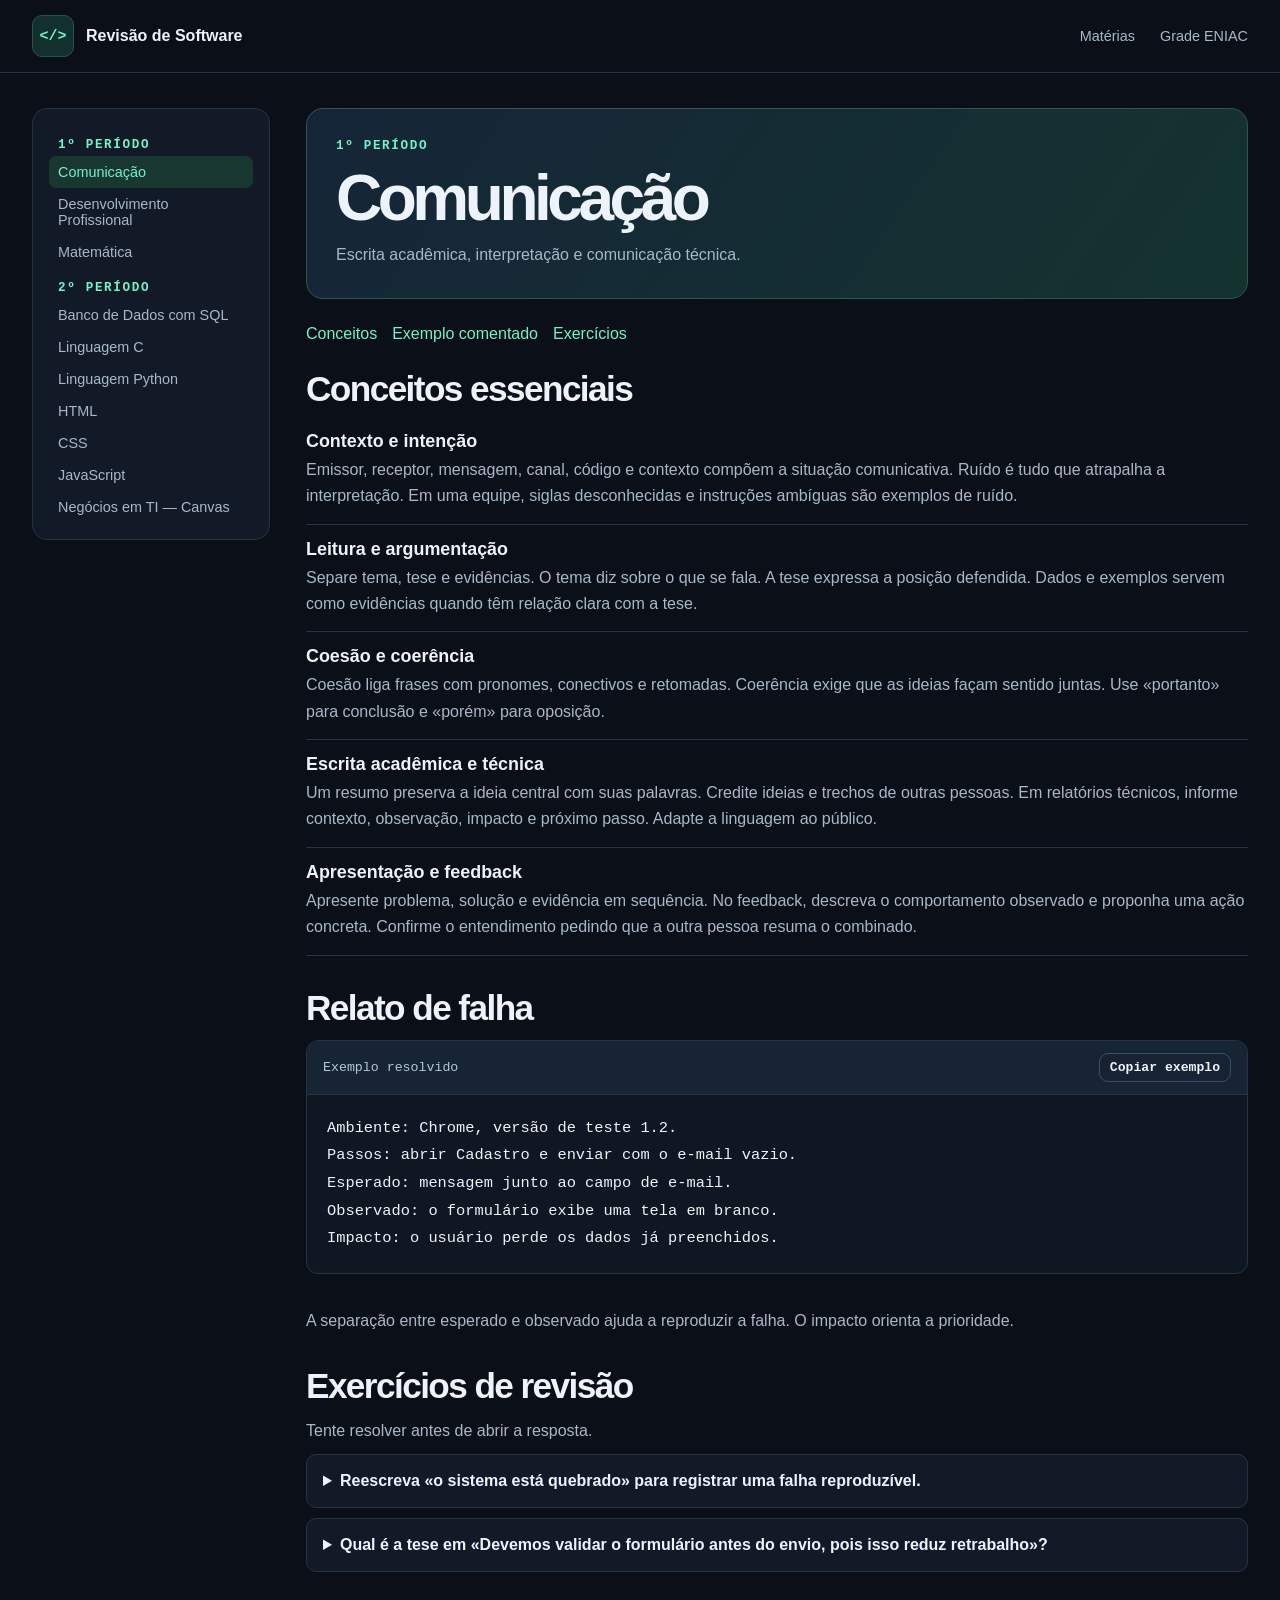
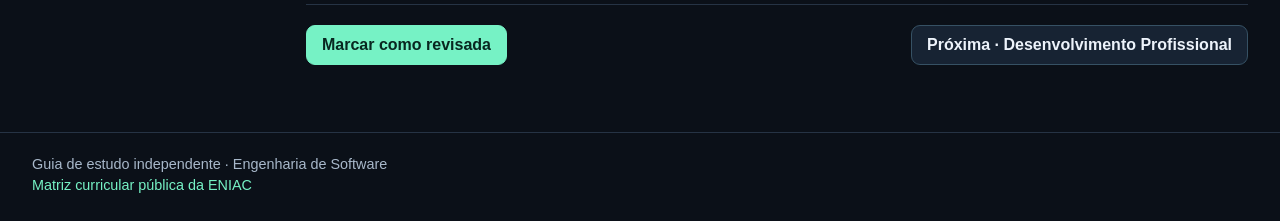
<file: comunicacao.html>
<!doctype html>
<html lang="pt-BR">
  <head>
    <meta charset="utf-8">
    <meta name="viewport" content="width=device-width, initial-scale=1">
    <meta name="description" content="Guia de revisão do primeiro ano de Engenharia de Software">
    <title>Comunicação | Revisão de Software</title>
    <link rel="stylesheet" href="estilo.css">
    <script src="revisao.js" defer></script>
  </head>
  <body>
    <header class="top">
      <div class="shell">
        <a class="brand" href="index.html"><span class="mark" aria-hidden="true">&lt;/&gt;</span> Revisão de Software</a>
        <nav aria-label="Principal">
          <a href="index.html#materias">Matérias</a>
          <a href="https://www.eniac.edu.br/cursos/engenharia-software">Grade ENIAC</a>
        </nav>
      </div>
    </header>
    <main class="shell layout">
      <aside class="side">
        <nav aria-label="Matérias">
          <p class="eyebrow">1º período</p>
          <a href="comunicacao.html" aria-current="page">Comunicação</a>
          <a href="carreira.html">Desenvolvimento Profissional</a>
          <a href="matematica.html">Matemática</a>
          <p class="eyebrow">2º período</p>
          <a href="sql.html">Banco de Dados com SQL</a>
          <a href="c.html">Linguagem C</a>
          <a href="python.html">Linguagem Python</a>
          <a href="html.html">HTML</a>
          <a href="css.html">CSS</a>
          <a href="javascript.html">JavaScript</a>
          <a href="canvas.html">Negócios em TI — Canvas</a>
        </nav>
      </aside>
      <article class="lesson">
        <div class="lesson-head">
          <p class="eyebrow">1º período</p>
          <h1>Comunicação</h1>
          <p>Escrita acadêmica, interpretação e comunicação técnica.</p>
        </div>
        <nav class="lesson-index" aria-label="Nesta matéria">
          <a href="#conceitos">Conceitos</a>
          <a href="#exemplo">Exemplo comentado</a>
          <a href="#exercicios">Exercícios</a>
        </nav>
        <section id="conceitos">
          <h2>Conceitos essenciais</h2>
          <div class="topic">
            <h3>Contexto e intenção</h3>
            <p>Emissor, receptor, mensagem, canal, código e contexto compõem a situação comunicativa. Ruído é tudo que atrapalha a interpretação. Em uma equipe, siglas desconhecidas e instruções ambíguas são exemplos de ruído.</p>
          </div>
          <div class="topic">
            <h3>Leitura e argumentação</h3>
            <p>Separe tema, tese e evidências. O tema diz sobre o que se fala. A tese expressa a posição defendida. Dados e exemplos servem como evidências quando têm relação clara com a tese.</p>
          </div>
          <div class="topic">
            <h3>Coesão e coerência</h3>
            <p>Coesão liga frases com pronomes, conectivos e retomadas. Coerência exige que as ideias façam sentido juntas. Use «portanto» para conclusão e «porém» para oposição.</p>
          </div>
          <div class="topic">
            <h3>Escrita acadêmica e técnica</h3>
            <p>Um resumo preserva a ideia central com suas palavras. Credite ideias e trechos de outras pessoas. Em relatórios técnicos, informe contexto, observação, impacto e próximo passo. Adapte a linguagem ao público.</p>
          </div>
          <div class="topic">
            <h3>Apresentação e feedback</h3>
            <p>Apresente problema, solução e evidência em sequência. No feedback, descreva o comportamento observado e proponha uma ação concreta. Confirme o entendimento pedindo que a outra pessoa resuma o combinado.</p>
          </div>
        </section>
        <section id="exemplo">
          <h2>Relato de falha</h2>
          <div class="snippet">
            <div class="code-head">
              <span>Exemplo resolvido</span>
              <button class="copy" type="button">Copiar exemplo</button>
            </div>
            <pre tabindex="0" aria-label="Relato de falha"><code>Ambiente: Chrome, versão de teste 1.2.
Passos: abrir Cadastro e enviar com o e-mail vazio.
Esperado: mensagem junto ao campo de e-mail.
Observado: o formulário exibe uma tela em branco.
Impacto: o usuário perde os dados já preenchidos.</code></pre>
          </div>
          <p id="copy-status" class="status" aria-live="polite"></p>
          <p>A separação entre esperado e observado ajuda a reproduzir a falha. O impacto orienta a prioridade.</p>
        </section>
        <section id="exercicios" class="practice">
          <h2>Exercícios de revisão</h2>
          <p>Tente resolver antes de abrir a resposta.</p>
          <details>
            <summary>Reescreva «o sistema está quebrado» para registrar uma falha reproduzível.</summary>
            <p><strong>Resposta.</strong> «Na página Cadastro, ao enviar o formulário com o e-mail vazio, a tela fica em branco. O esperado é informar que o campo é obrigatório.»</p>
          </details>
          <details>
            <summary>Qual é a tese em «Devemos validar o formulário antes do envio, pois isso reduz retrabalho»?</summary>
            <p><strong>Resposta.</strong> A tese é que devemos validar o formulário antes do envio. A redução do retrabalho é a justificativa.</p>
          </details>
        </section>
        <div class="lesson-bottom">
          <button id="review" type="button" class="button primary" data-id="comunicacao" aria-pressed="false">Marcar como revisada</button>
          <a class="button" href="carreira.html">Próxima · Desenvolvimento Profissional</a>
        </div>
        <p id="review-status" class="status" aria-live="polite"></p>
      </article>
    </main>
    <footer>
      <div class="shell">
        Guia de estudo independente · Engenharia de Software<br><a href="https://www.eniac.edu.br/cursos/engenharia-software">Matriz curricular pública da ENIAC</a>
      </div>
    </footer>
  </body>
</html>
</file>
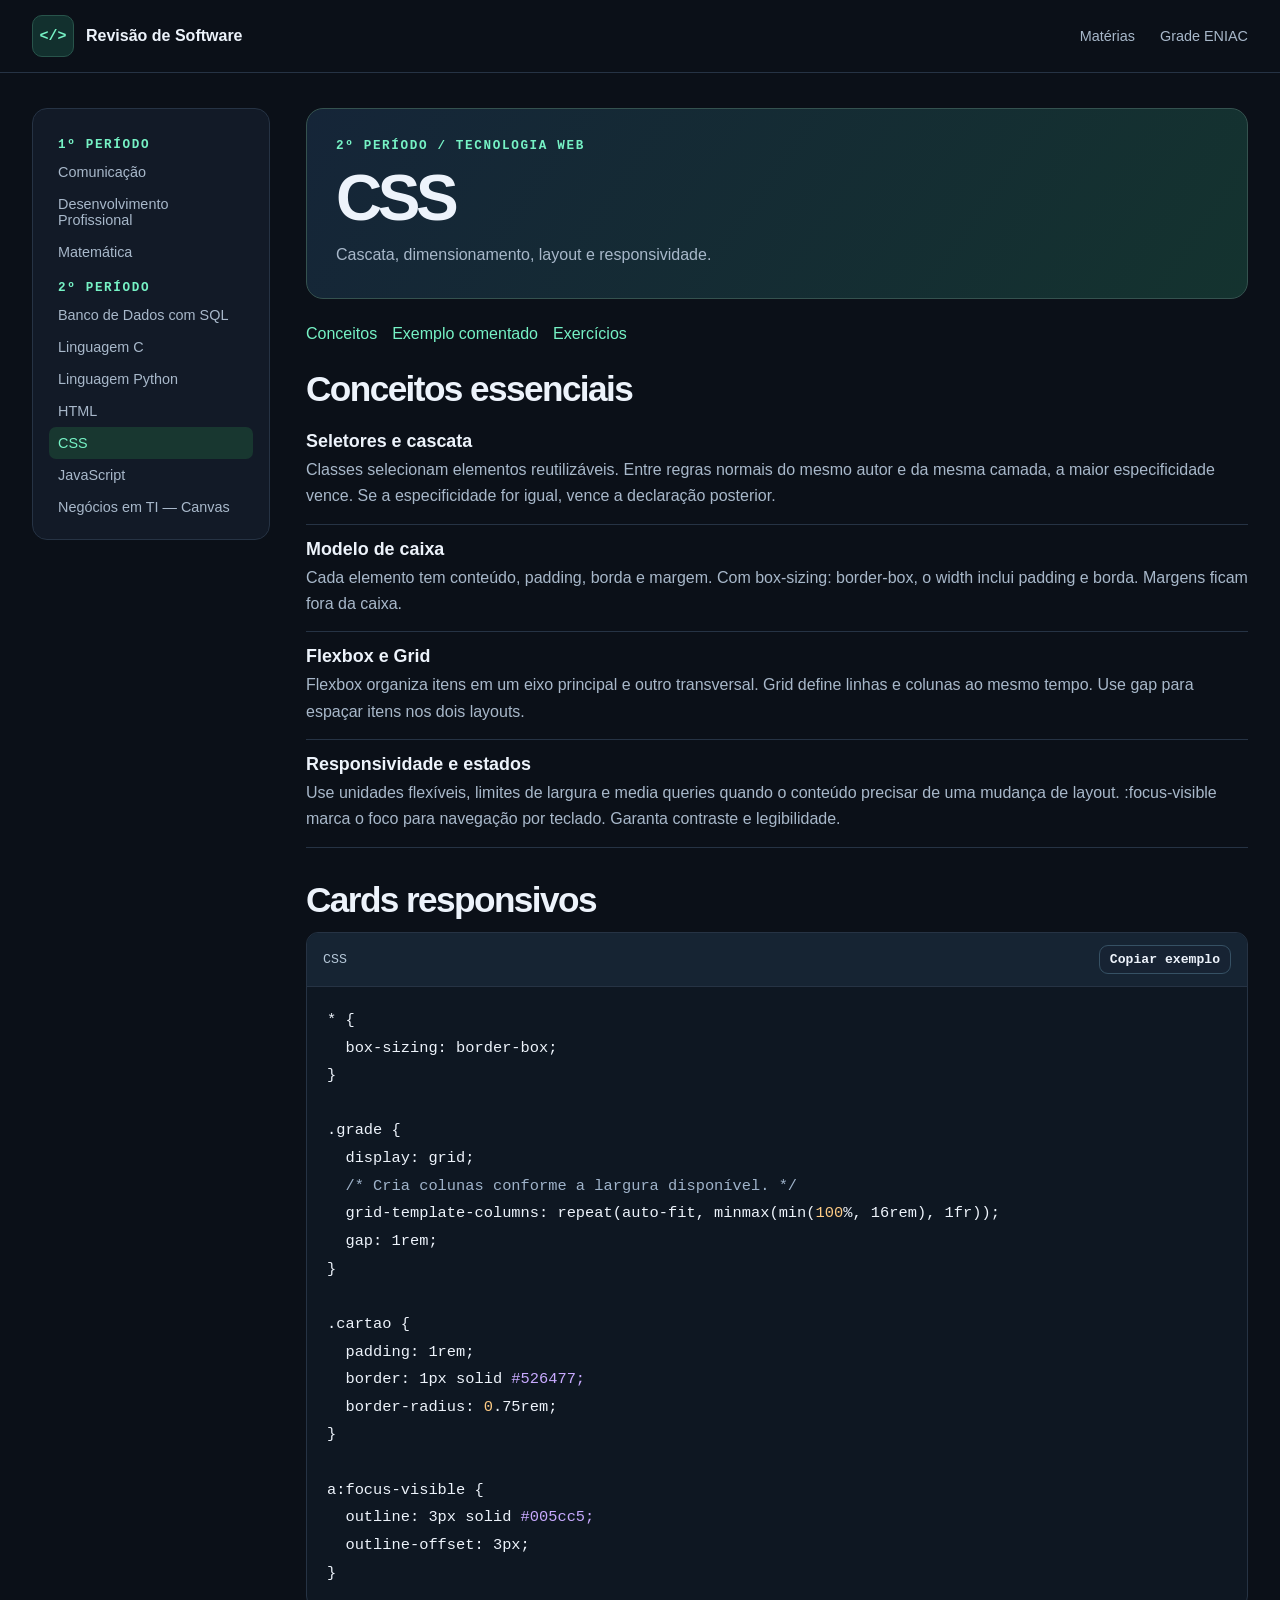
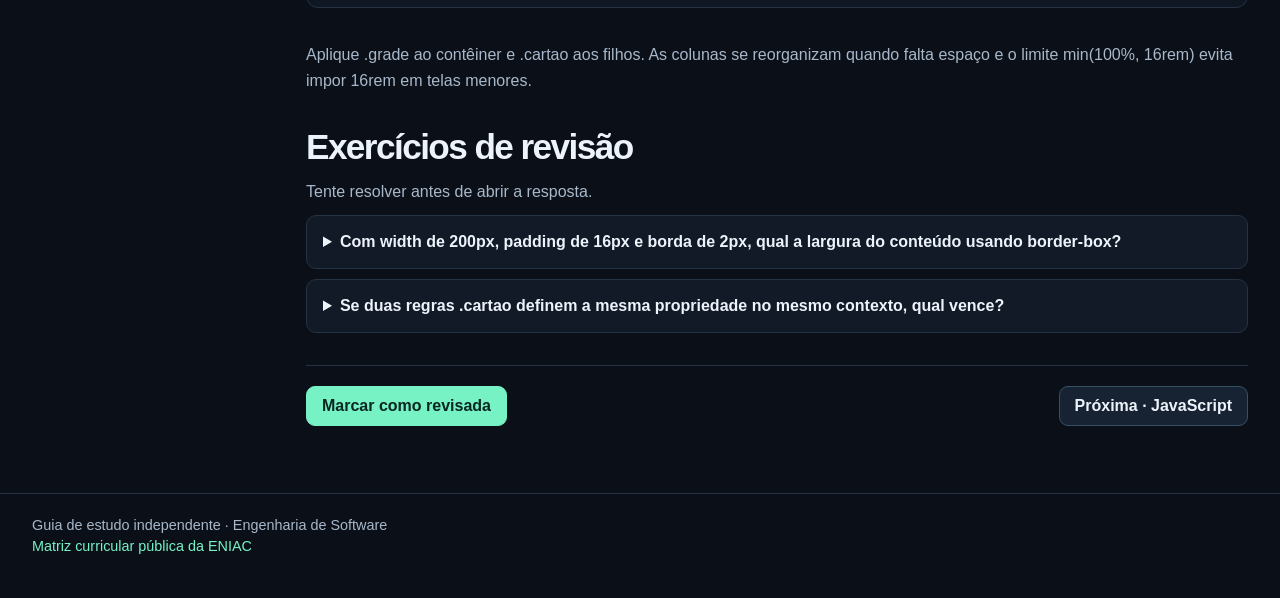
<file: css.html>
<!doctype html>
<html lang="pt-BR">
  <head>
    <meta charset="utf-8">
    <meta name="viewport" content="width=device-width, initial-scale=1">
    <meta name="description" content="Guia de revisão do primeiro ano de Engenharia de Software">
    <title>CSS | Revisão de Software</title>
    <link rel="stylesheet" href="estilo.css">
    <script src="revisao.js" defer></script>
  </head>
  <body>
    <header class="top">
      <div class="shell">
        <a class="brand" href="index.html"><span class="mark" aria-hidden="true">&lt;/&gt;</span> Revisão de Software</a>
        <nav aria-label="Principal">
          <a href="index.html#materias">Matérias</a>
          <a href="https://www.eniac.edu.br/cursos/engenharia-software">Grade ENIAC</a>
        </nav>
      </div>
    </header>
    <main class="shell layout">
      <aside class="side">
        <nav aria-label="Matérias">
          <p class="eyebrow">1º período</p>
          <a href="comunicacao.html">Comunicação</a>
          <a href="carreira.html">Desenvolvimento Profissional</a>
          <a href="matematica.html">Matemática</a>
          <p class="eyebrow">2º período</p>
          <a href="sql.html">Banco de Dados com SQL</a>
          <a href="c.html">Linguagem C</a>
          <a href="python.html">Linguagem Python</a>
          <a href="html.html">HTML</a>
          <a href="css.html" aria-current="page">CSS</a>
          <a href="javascript.html">JavaScript</a>
          <a href="canvas.html">Negócios em TI — Canvas</a>
        </nav>
      </aside>
      <article class="lesson">
        <div class="lesson-head">
          <p class="eyebrow">2º período / Tecnologia Web</p>
          <h1>CSS</h1>
          <p>Cascata, dimensionamento, layout e responsividade.</p>
        </div>
        <nav class="lesson-index" aria-label="Nesta matéria">
          <a href="#conceitos">Conceitos</a>
          <a href="#exemplo">Exemplo comentado</a>
          <a href="#exercicios">Exercícios</a>
        </nav>
        <section id="conceitos">
          <h2>Conceitos essenciais</h2>
          <div class="topic">
            <h3>Seletores e cascata</h3>
            <p>Classes selecionam elementos reutilizáveis. Entre regras normais do mesmo autor e da mesma camada, a maior especificidade vence. Se a especificidade for igual, vence a declaração posterior.</p>
          </div>
          <div class="topic">
            <h3>Modelo de caixa</h3>
            <p>Cada elemento tem conteúdo, padding, borda e margem. Com box-sizing: border-box, o width inclui padding e borda. Margens ficam fora da caixa.</p>
          </div>
          <div class="topic">
            <h3>Flexbox e Grid</h3>
            <p>Flexbox organiza itens em um eixo principal e outro transversal. Grid define linhas e colunas ao mesmo tempo. Use gap para espaçar itens nos dois layouts.</p>
          </div>
          <div class="topic">
            <h3>Responsividade e estados</h3>
            <p>Use unidades flexíveis, limites de largura e media queries quando o conteúdo precisar de uma mudança de layout. :focus-visible marca o foco para navegação por teclado. Garanta contraste e legibilidade.</p>
          </div>
        </section>
        <section id="exemplo">
          <h2>Cards responsivos</h2>
          <div class="snippet">
            <div class="code-head">
              <span>CSS</span>
              <button class="copy" type="button">Copiar exemplo</button>
            </div>
            <pre tabindex="0" aria-label="Cards responsivos"><code>* {
  box-sizing: border-box;
}

.grade {
  display: grid;
  <span class="comment">/* Cria colunas conforme a largura disponível. */</span>
  grid-template-columns: repeat(auto-fit, minmax(min(<span class="number">100</span>%, 16rem), 1fr));
  gap: 1rem;
}

.cartao {
  padding: 1rem;
  border: 1px solid <span class="keyword">#526477;</span>
  border-radius: <span class="number">0</span>.75rem;
}

a:focus-visible {
  outline: 3px solid <span class="keyword">#005cc5;</span>
  outline-offset: 3px;
}</code></pre>
          </div>
          <p id="copy-status" class="status" aria-live="polite"></p>
          <p>Aplique .grade ao contêiner e .cartao aos filhos. As colunas se reorganizam quando falta espaço e o limite min(100%, 16rem) evita impor 16rem em telas menores.</p>
        </section>
        <section id="exercicios" class="practice">
          <h2>Exercícios de revisão</h2>
          <p>Tente resolver antes de abrir a resposta.</p>
          <details>
            <summary>Com width de 200px, padding de 16px e borda de 2px, qual a largura do conteúdo usando border-box?</summary>
            <p><strong>Resposta.</strong> 200 − 32 − 4 = 164px.</p>
          </details>
          <details>
            <summary>Se duas regras .cartao definem a mesma propriedade no mesmo contexto, qual vence?</summary>
            <p><strong>Resposta.</strong> A última, pois ambas têm a mesma especificidade.</p>
          </details>
        </section>
        <div class="lesson-bottom">
          <button id="review" type="button" class="button primary" data-id="css" aria-pressed="false">Marcar como revisada</button>
          <a class="button" href="javascript.html">Próxima · JavaScript</a>
        </div>
        <p id="review-status" class="status" aria-live="polite"></p>
      </article>
    </main>
    <footer>
      <div class="shell">
        Guia de estudo independente · Engenharia de Software<br><a href="https://www.eniac.edu.br/cursos/engenharia-software">Matriz curricular pública da ENIAC</a>
      </div>
    </footer>
  </body>
</html>
</file>
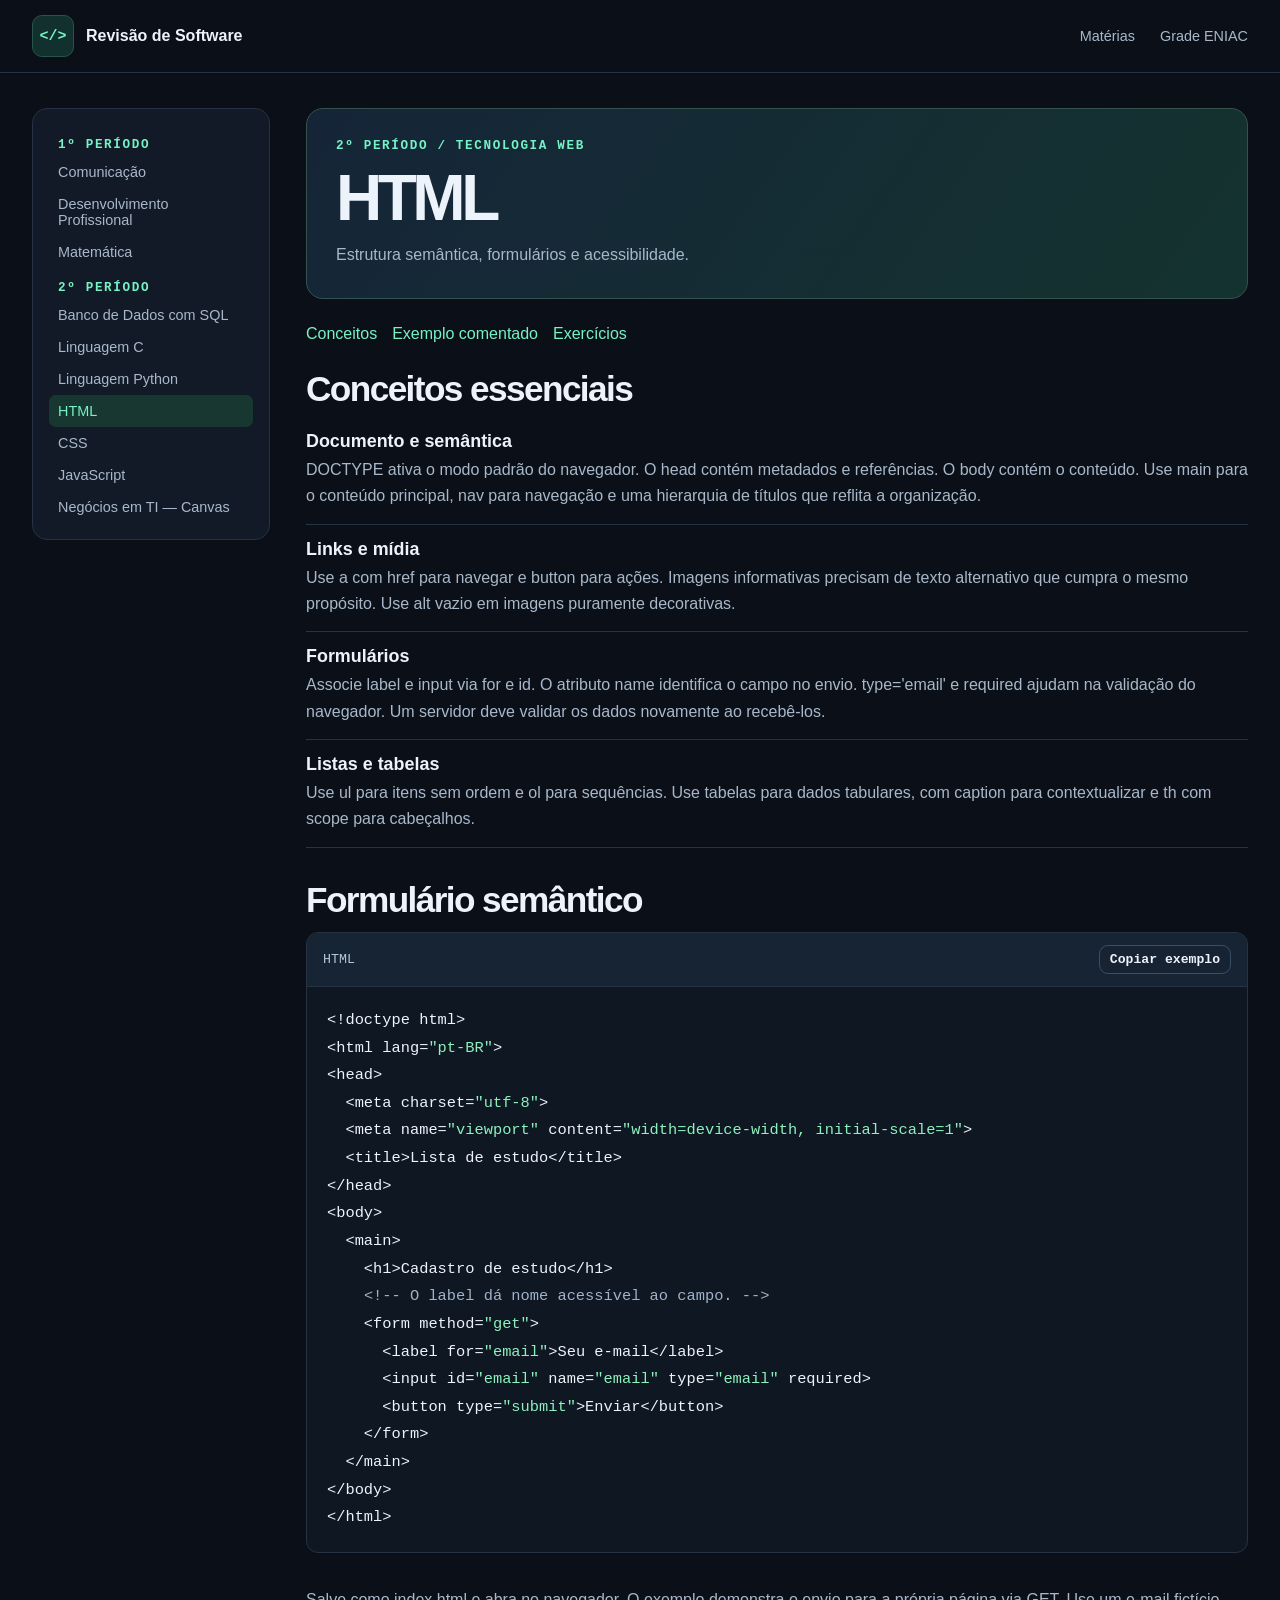
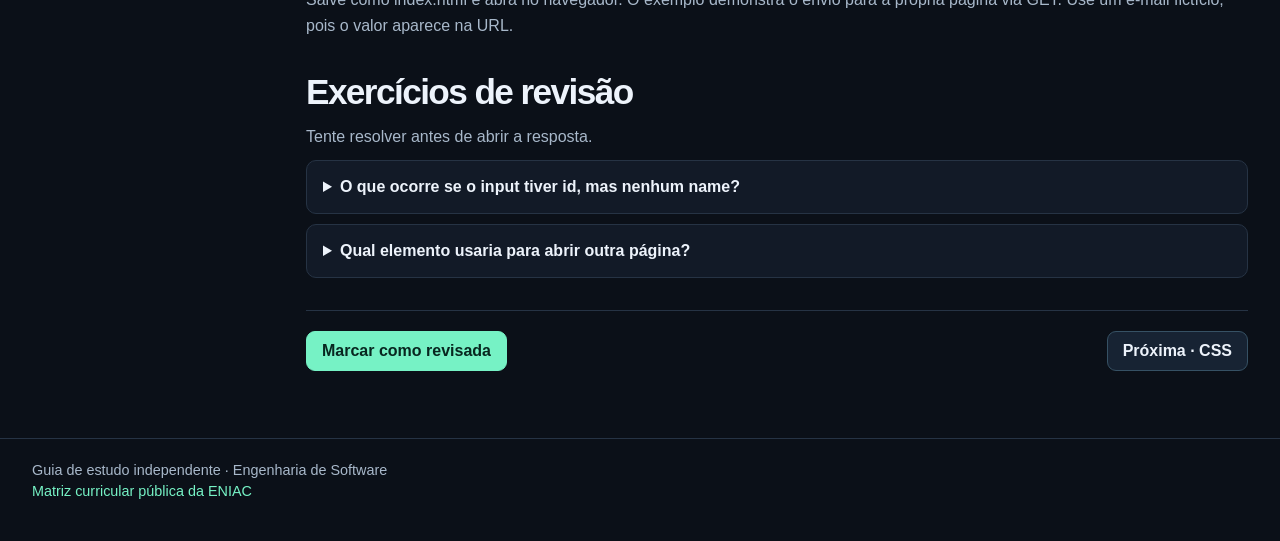
<file: html.html>
<!doctype html>
<html lang="pt-BR">
  <head>
    <meta charset="utf-8">
    <meta name="viewport" content="width=device-width, initial-scale=1">
    <meta name="description" content="Guia de revisão do primeiro ano de Engenharia de Software">
    <title>HTML | Revisão de Software</title>
    <link rel="stylesheet" href="estilo.css">
    <script src="revisao.js" defer></script>
  </head>
  <body>
    <header class="top">
      <div class="shell">
        <a class="brand" href="index.html"><span class="mark" aria-hidden="true">&lt;/&gt;</span> Revisão de Software</a>
        <nav aria-label="Principal">
          <a href="index.html#materias">Matérias</a>
          <a href="https://www.eniac.edu.br/cursos/engenharia-software">Grade ENIAC</a>
        </nav>
      </div>
    </header>
    <main class="shell layout">
      <aside class="side">
        <nav aria-label="Matérias">
          <p class="eyebrow">1º período</p>
          <a href="comunicacao.html">Comunicação</a>
          <a href="carreira.html">Desenvolvimento Profissional</a>
          <a href="matematica.html">Matemática</a>
          <p class="eyebrow">2º período</p>
          <a href="sql.html">Banco de Dados com SQL</a>
          <a href="c.html">Linguagem C</a>
          <a href="python.html">Linguagem Python</a>
          <a href="html.html" aria-current="page">HTML</a>
          <a href="css.html">CSS</a>
          <a href="javascript.html">JavaScript</a>
          <a href="canvas.html">Negócios em TI — Canvas</a>
        </nav>
      </aside>
      <article class="lesson">
        <div class="lesson-head">
          <p class="eyebrow">2º período / Tecnologia Web</p>
          <h1>HTML</h1>
          <p>Estrutura semântica, formulários e acessibilidade.</p>
        </div>
        <nav class="lesson-index" aria-label="Nesta matéria">
          <a href="#conceitos">Conceitos</a>
          <a href="#exemplo">Exemplo comentado</a>
          <a href="#exercicios">Exercícios</a>
        </nav>
        <section id="conceitos">
          <h2>Conceitos essenciais</h2>
          <div class="topic">
            <h3>Documento e semântica</h3>
            <p>DOCTYPE ativa o modo padrão do navegador. O head contém metadados e referências. O body contém o conteúdo. Use main para o conteúdo principal, nav para navegação e uma hierarquia de títulos que reflita a organização.</p>
          </div>
          <div class="topic">
            <h3>Links e mídia</h3>
            <p>Use a com href para navegar e button para ações. Imagens informativas precisam de texto alternativo que cumpra o mesmo propósito. Use alt vazio em imagens puramente decorativas.</p>
          </div>
          <div class="topic">
            <h3>Formulários</h3>
            <p>Associe label e input via for e id. O atributo name identifica o campo no envio. type='email' e required ajudam na validação do navegador. Um servidor deve validar os dados novamente ao recebê-los.</p>
          </div>
          <div class="topic">
            <h3>Listas e tabelas</h3>
            <p>Use ul para itens sem ordem e ol para sequências. Use tabelas para dados tabulares, com caption para contextualizar e th com scope para cabeçalhos.</p>
          </div>
        </section>
        <section id="exemplo">
          <h2>Formulário semântico</h2>
          <div class="snippet">
            <div class="code-head">
              <span>HTML</span>
              <button class="copy" type="button">Copiar exemplo</button>
            </div>
            <pre tabindex="0" aria-label="Formulário semântico"><code>&lt;!doctype html&gt;
&lt;html lang=<span class="string">&quot;pt-BR&quot;</span>&gt;
&lt;head&gt;
  &lt;meta charset=<span class="string">&quot;utf-8&quot;</span>&gt;
  &lt;meta name=<span class="string">&quot;viewport&quot;</span> content=<span class="string">&quot;width=device-width, initial-scale=1&quot;</span>&gt;
  &lt;title&gt;Lista de estudo&lt;/title&gt;
&lt;/head&gt;
&lt;body&gt;
  &lt;main&gt;
    &lt;h1&gt;Cadastro de estudo&lt;/h1&gt;
    <span class="comment">&lt;!-- O label dá nome acessível ao campo. --&gt;</span>
    &lt;form method=<span class="string">&quot;get&quot;</span>&gt;
      &lt;label for=<span class="string">&quot;email&quot;</span>&gt;Seu e-mail&lt;/label&gt;
      &lt;input id=<span class="string">&quot;email&quot;</span> name=<span class="string">&quot;email&quot;</span> type=<span class="string">&quot;email&quot;</span> required&gt;
      &lt;button type=<span class="string">&quot;submit&quot;</span>&gt;Enviar&lt;/button&gt;
    &lt;/form&gt;
  &lt;/main&gt;
&lt;/body&gt;
&lt;/html&gt;</code></pre>
          </div>
          <p id="copy-status" class="status" aria-live="polite"></p>
          <p>Salve como index.html e abra no navegador. O exemplo demonstra o envio para a própria página via GET. Use um e-mail fictício, pois o valor aparece na URL.</p>
        </section>
        <section id="exercicios" class="practice">
          <h2>Exercícios de revisão</h2>
          <p>Tente resolver antes de abrir a resposta.</p>
          <details>
            <summary>O que ocorre se o input tiver id, mas nenhum name?</summary>
            <p><strong>Resposta.</strong> O label ainda pode funcionar, mas o valor do campo não entra nos dados enviados pelo formulário.</p>
          </details>
          <details>
            <summary>Qual elemento usaria para abrir outra página?</summary>
            <p><strong>Resposta.</strong> Um link com &lt;a href=&quot;...&quot;&gt;.</p>
          </details>
        </section>
        <div class="lesson-bottom">
          <button id="review" type="button" class="button primary" data-id="html" aria-pressed="false">Marcar como revisada</button>
          <a class="button" href="css.html">Próxima · CSS</a>
        </div>
        <p id="review-status" class="status" aria-live="polite"></p>
      </article>
    </main>
    <footer>
      <div class="shell">
        Guia de estudo independente · Engenharia de Software<br><a href="https://www.eniac.edu.br/cursos/engenharia-software">Matriz curricular pública da ENIAC</a>
      </div>
    </footer>
  </body>
</html>
</file>
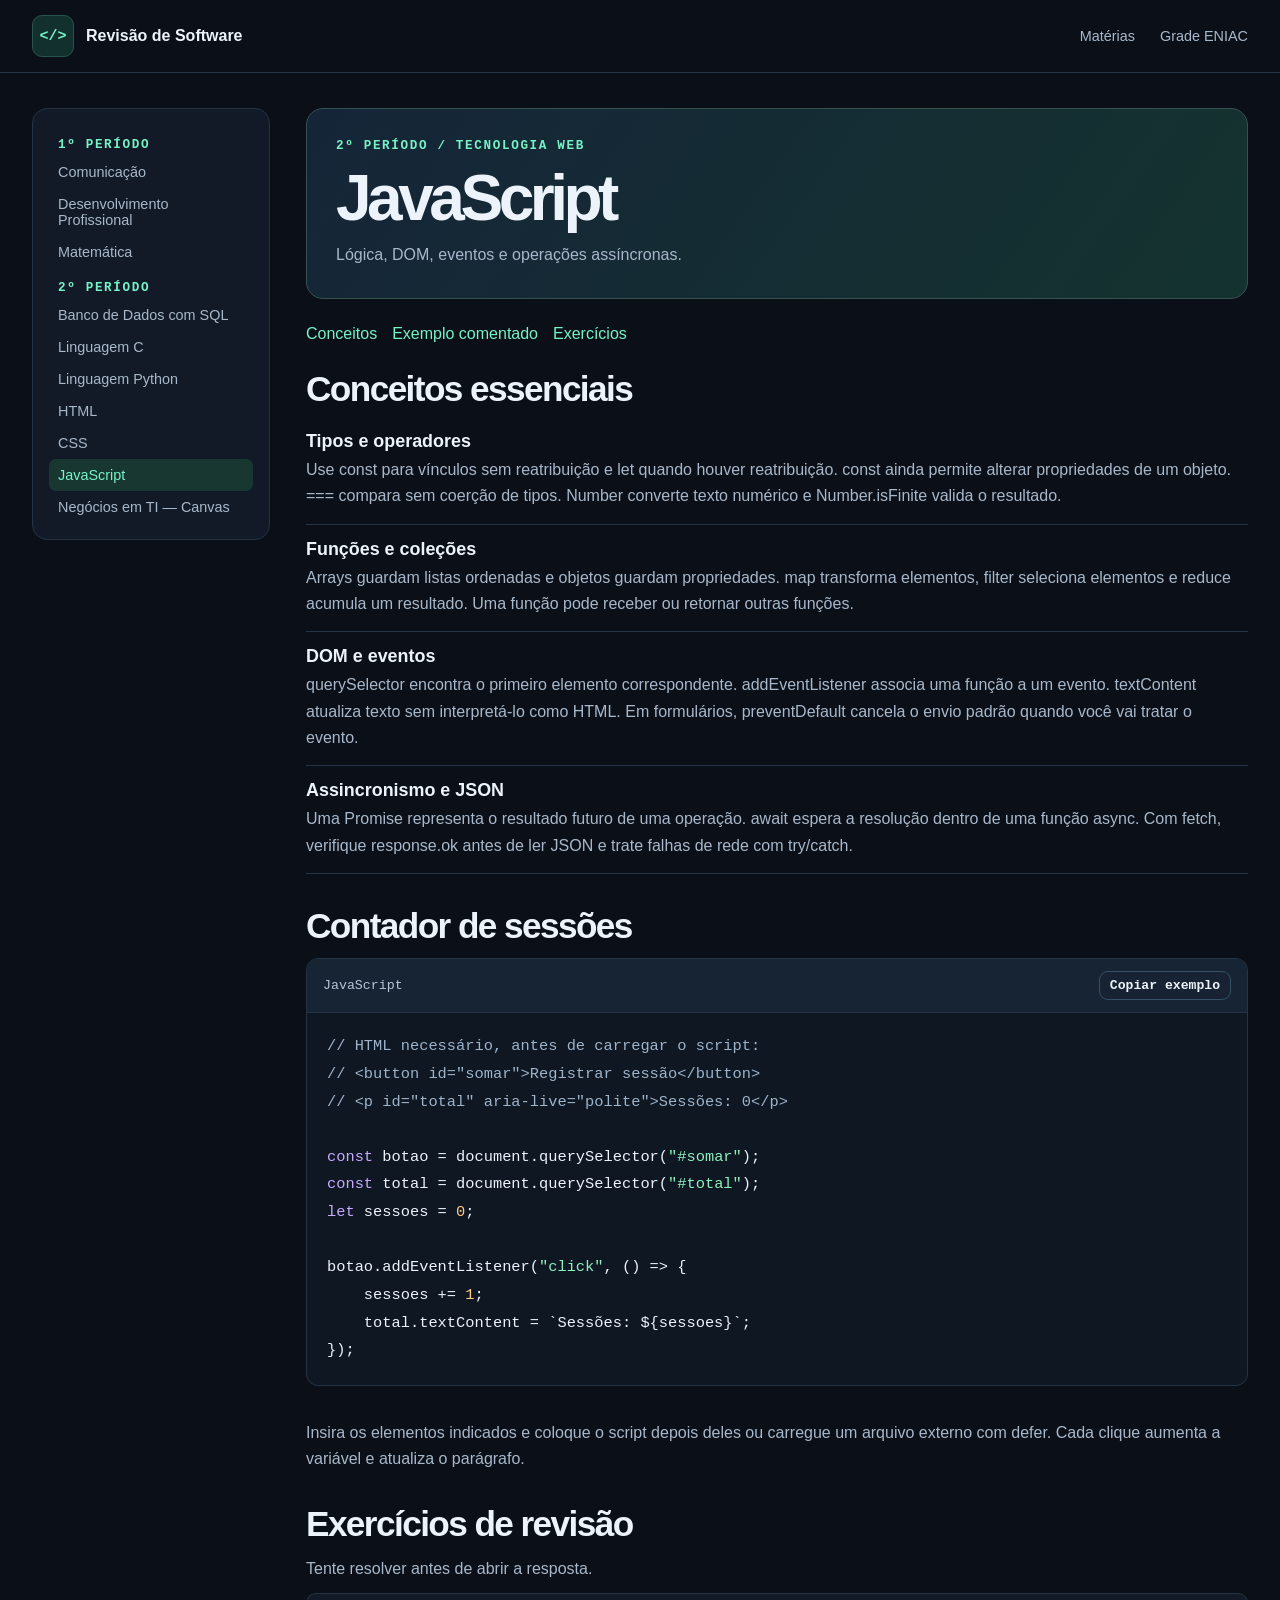
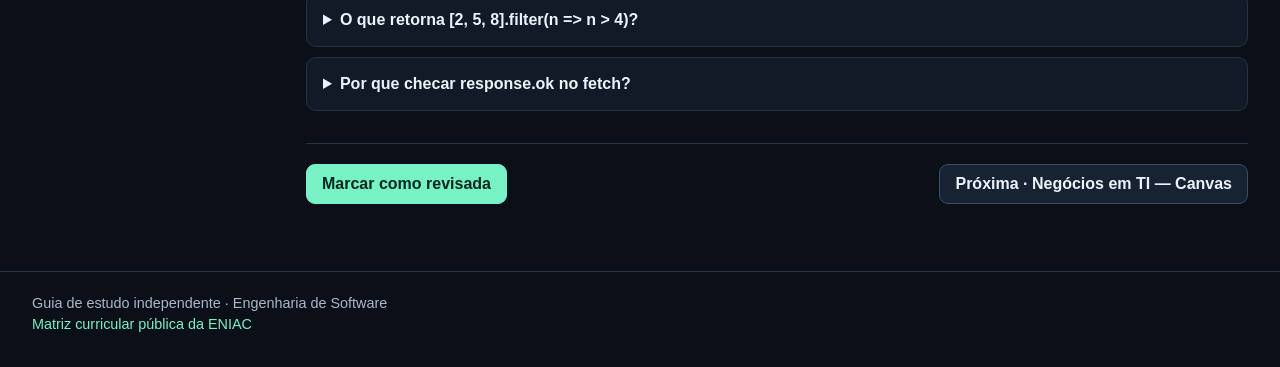
<file: javascript.html>
<!doctype html>
<html lang="pt-BR">
  <head>
    <meta charset="utf-8">
    <meta name="viewport" content="width=device-width, initial-scale=1">
    <meta name="description" content="Guia de revisão do primeiro ano de Engenharia de Software">
    <title>JavaScript | Revisão de Software</title>
    <link rel="stylesheet" href="estilo.css">
    <script src="revisao.js" defer></script>
  </head>
  <body>
    <header class="top">
      <div class="shell">
        <a class="brand" href="index.html"><span class="mark" aria-hidden="true">&lt;/&gt;</span> Revisão de Software</a>
        <nav aria-label="Principal">
          <a href="index.html#materias">Matérias</a>
          <a href="https://www.eniac.edu.br/cursos/engenharia-software">Grade ENIAC</a>
        </nav>
      </div>
    </header>
    <main class="shell layout">
      <aside class="side">
        <nav aria-label="Matérias">
          <p class="eyebrow">1º período</p>
          <a href="comunicacao.html">Comunicação</a>
          <a href="carreira.html">Desenvolvimento Profissional</a>
          <a href="matematica.html">Matemática</a>
          <p class="eyebrow">2º período</p>
          <a href="sql.html">Banco de Dados com SQL</a>
          <a href="c.html">Linguagem C</a>
          <a href="python.html">Linguagem Python</a>
          <a href="html.html">HTML</a>
          <a href="css.html">CSS</a>
          <a href="javascript.html" aria-current="page">JavaScript</a>
          <a href="canvas.html">Negócios em TI — Canvas</a>
        </nav>
      </aside>
      <article class="lesson">
        <div class="lesson-head">
          <p class="eyebrow">2º período / Tecnologia Web</p>
          <h1>JavaScript</h1>
          <p>Lógica, DOM, eventos e operações assíncronas.</p>
        </div>
        <nav class="lesson-index" aria-label="Nesta matéria">
          <a href="#conceitos">Conceitos</a>
          <a href="#exemplo">Exemplo comentado</a>
          <a href="#exercicios">Exercícios</a>
        </nav>
        <section id="conceitos">
          <h2>Conceitos essenciais</h2>
          <div class="topic">
            <h3>Tipos e operadores</h3>
            <p>Use const para vínculos sem reatribuição e let quando houver reatribuição. const ainda permite alterar propriedades de um objeto. === compara sem coerção de tipos. Number converte texto numérico e Number.isFinite valida o resultado.</p>
          </div>
          <div class="topic">
            <h3>Funções e coleções</h3>
            <p>Arrays guardam listas ordenadas e objetos guardam propriedades. map transforma elementos, filter seleciona elementos e reduce acumula um resultado. Uma função pode receber ou retornar outras funções.</p>
          </div>
          <div class="topic">
            <h3>DOM e eventos</h3>
            <p>querySelector encontra o primeiro elemento correspondente. addEventListener associa uma função a um evento. textContent atualiza texto sem interpretá-lo como HTML. Em formulários, preventDefault cancela o envio padrão quando você vai tratar o evento.</p>
          </div>
          <div class="topic">
            <h3>Assincronismo e JSON</h3>
            <p>Uma Promise representa o resultado futuro de uma operação. await espera a resolução dentro de uma função async. Com fetch, verifique response.ok antes de ler JSON e trate falhas de rede com try/catch.</p>
          </div>
        </section>
        <section id="exemplo">
          <h2>Contador de sessões</h2>
          <div class="snippet">
            <div class="code-head">
              <span>JavaScript</span>
              <button class="copy" type="button">Copiar exemplo</button>
            </div>
            <pre tabindex="0" aria-label="Contador de sessões"><code><span class="comment">// HTML necessário, antes de carregar o script:</span>
<span class="comment">// &lt;button id=&quot;somar&quot;&gt;Registrar sessão&lt;/button&gt;</span>
<span class="comment">// &lt;p id=&quot;total&quot; aria-live=&quot;polite&quot;&gt;Sessões: 0&lt;/p&gt;</span>

<span class="keyword">const</span> botao = document.querySelector(<span class="string">&quot;#somar&quot;</span>);
<span class="keyword">const</span> total = document.querySelector(<span class="string">&quot;#total&quot;</span>);
<span class="keyword">let</span> sessoes = <span class="number">0</span>;

botao.addEventListener(<span class="string">&quot;click&quot;</span>, () =&gt; {
    sessoes += <span class="number">1</span>;
    total.textContent = `Sessões: ${sessoes}`;
});</code></pre>
          </div>
          <p id="copy-status" class="status" aria-live="polite"></p>
          <p>Insira os elementos indicados e coloque o script depois deles ou carregue um arquivo externo com defer. Cada clique aumenta a variável e atualiza o parágrafo.</p>
        </section>
        <section id="exercicios" class="practice">
          <h2>Exercícios de revisão</h2>
          <p>Tente resolver antes de abrir a resposta.</p>
          <details>
            <summary>O que retorna [2, 5, 8].filter(n =&gt; n &gt; 4)?</summary>
            <p><strong>Resposta.</strong> [5, 8]. filter mantém os elementos que satisfazem a condição.</p>
          </details>
          <details>
            <summary>Por que checar response.ok no fetch?</summary>
            <p><strong>Resposta.</strong> Uma resposta HTTP 404 ou 500 pode resolver a Promise normalmente. response.ok identifica respostas na faixa de sucesso 200–299.</p>
          </details>
        </section>
        <div class="lesson-bottom">
          <button id="review" type="button" class="button primary" data-id="javascript" aria-pressed="false">Marcar como revisada</button>
          <a class="button" href="canvas.html">Próxima · Negócios em TI — Canvas</a>
        </div>
        <p id="review-status" class="status" aria-live="polite"></p>
      </article>
    </main>
    <footer>
      <div class="shell">
        Guia de estudo independente · Engenharia de Software<br><a href="https://www.eniac.edu.br/cursos/engenharia-software">Matriz curricular pública da ENIAC</a>
      </div>
    </footer>
  </body>
</html>
</file>
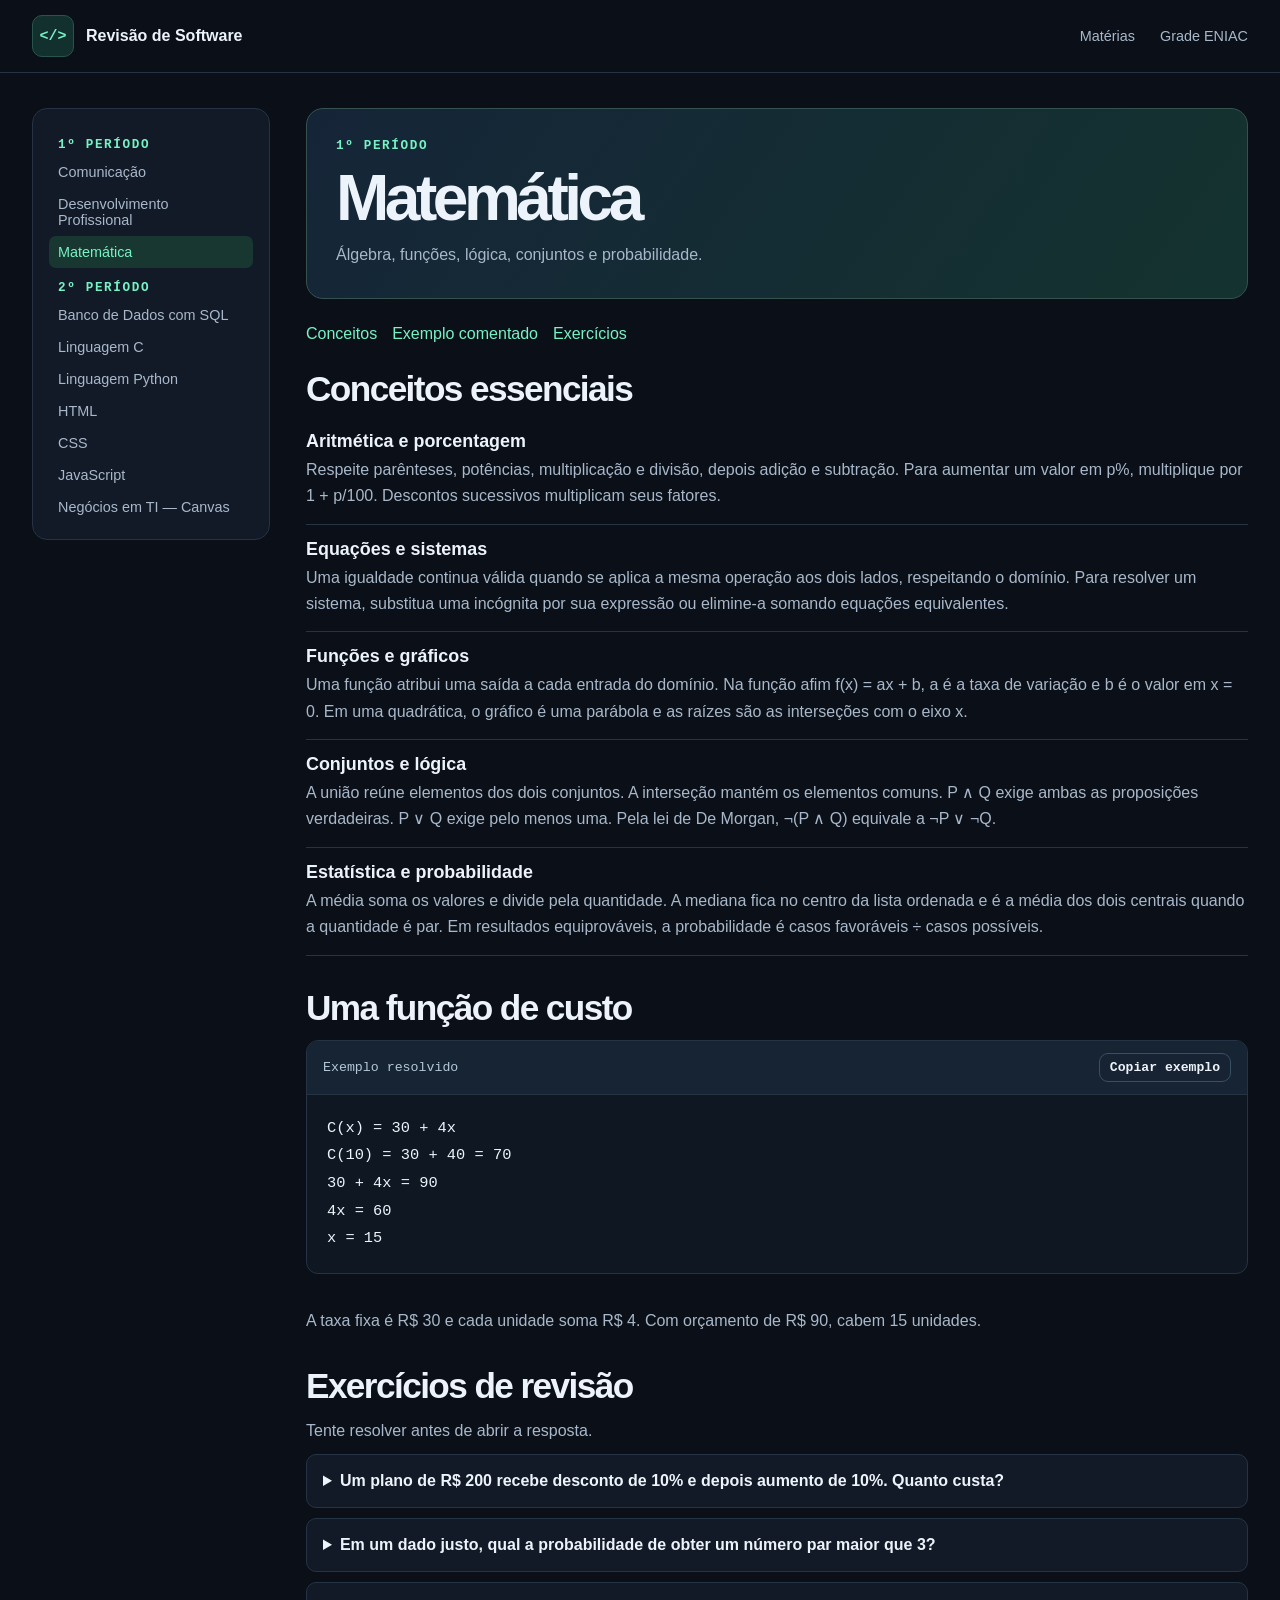
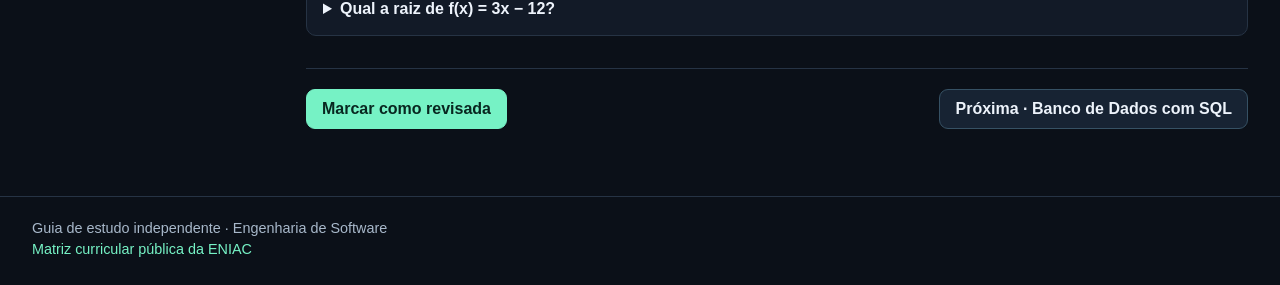
<file: matematica.html>
<!doctype html>
<html lang="pt-BR">
  <head>
    <meta charset="utf-8">
    <meta name="viewport" content="width=device-width, initial-scale=1">
    <meta name="description" content="Guia de revisão do primeiro ano de Engenharia de Software">
    <title>Matemática | Revisão de Software</title>
    <link rel="stylesheet" href="estilo.css">
    <script src="revisao.js" defer></script>
  </head>
  <body>
    <header class="top">
      <div class="shell">
        <a class="brand" href="index.html"><span class="mark" aria-hidden="true">&lt;/&gt;</span> Revisão de Software</a>
        <nav aria-label="Principal">
          <a href="index.html#materias">Matérias</a>
          <a href="https://www.eniac.edu.br/cursos/engenharia-software">Grade ENIAC</a>
        </nav>
      </div>
    </header>
    <main class="shell layout">
      <aside class="side">
        <nav aria-label="Matérias">
          <p class="eyebrow">1º período</p>
          <a href="comunicacao.html">Comunicação</a>
          <a href="carreira.html">Desenvolvimento Profissional</a>
          <a href="matematica.html" aria-current="page">Matemática</a>
          <p class="eyebrow">2º período</p>
          <a href="sql.html">Banco de Dados com SQL</a>
          <a href="c.html">Linguagem C</a>
          <a href="python.html">Linguagem Python</a>
          <a href="html.html">HTML</a>
          <a href="css.html">CSS</a>
          <a href="javascript.html">JavaScript</a>
          <a href="canvas.html">Negócios em TI — Canvas</a>
        </nav>
      </aside>
      <article class="lesson">
        <div class="lesson-head">
          <p class="eyebrow">1º período</p>
          <h1>Matemática</h1>
          <p>Álgebra, funções, lógica, conjuntos e probabilidade.</p>
        </div>
        <nav class="lesson-index" aria-label="Nesta matéria">
          <a href="#conceitos">Conceitos</a>
          <a href="#exemplo">Exemplo comentado</a>
          <a href="#exercicios">Exercícios</a>
        </nav>
        <section id="conceitos">
          <h2>Conceitos essenciais</h2>
          <div class="topic">
            <h3>Aritmética e porcentagem</h3>
            <p>Respeite parênteses, potências, multiplicação e divisão, depois adição e subtração. Para aumentar um valor em p%, multiplique por 1 + p/100. Descontos sucessivos multiplicam seus fatores.</p>
          </div>
          <div class="topic">
            <h3>Equações e sistemas</h3>
            <p>Uma igualdade continua válida quando se aplica a mesma operação aos dois lados, respeitando o domínio. Para resolver um sistema, substitua uma incógnita por sua expressão ou elimine-a somando equações equivalentes.</p>
          </div>
          <div class="topic">
            <h3>Funções e gráficos</h3>
            <p>Uma função atribui uma saída a cada entrada do domínio. Na função afim f(x) = ax + b, a é a taxa de variação e b é o valor em x = 0. Em uma quadrática, o gráfico é uma parábola e as raízes são as interseções com o eixo x.</p>
          </div>
          <div class="topic">
            <h3>Conjuntos e lógica</h3>
            <p>A união reúne elementos dos dois conjuntos. A interseção mantém os elementos comuns. P ∧ Q exige ambas as proposições verdadeiras. P ∨ Q exige pelo menos uma. Pela lei de De Morgan, ¬(P ∧ Q) equivale a ¬P ∨ ¬Q.</p>
          </div>
          <div class="topic">
            <h3>Estatística e probabilidade</h3>
            <p>A média soma os valores e divide pela quantidade. A mediana fica no centro da lista ordenada e é a média dos dois centrais quando a quantidade é par. Em resultados equiprováveis, a probabilidade é casos favoráveis ÷ casos possíveis.</p>
          </div>
        </section>
        <section id="exemplo">
          <h2>Uma função de custo</h2>
          <div class="snippet">
            <div class="code-head">
              <span>Exemplo resolvido</span>
              <button class="copy" type="button">Copiar exemplo</button>
            </div>
            <pre tabindex="0" aria-label="Uma função de custo"><code>C(x) = 30 + 4x
C(10) = 30 + 40 = 70
30 + 4x = 90
4x = 60
x = 15</code></pre>
          </div>
          <p id="copy-status" class="status" aria-live="polite"></p>
          <p>A taxa fixa é R$ 30 e cada unidade soma R$ 4. Com orçamento de R$ 90, cabem 15 unidades.</p>
        </section>
        <section id="exercicios" class="practice">
          <h2>Exercícios de revisão</h2>
          <p>Tente resolver antes de abrir a resposta.</p>
          <details>
            <summary>Um plano de R$ 200 recebe desconto de 10% e depois aumento de 10%. Quanto custa?</summary>
            <p><strong>Resposta.</strong> 200 × 0,90 × 1,10 = R$ 198.</p>
          </details>
          <details>
            <summary>Em um dado justo, qual a probabilidade de obter um número par maior que 3?</summary>
            <p><strong>Resposta.</strong> Os resultados favoráveis são 4 e 6. A probabilidade é 2/6 = 1/3.</p>
          </details>
          <details>
            <summary>Qual a raiz de f(x) = 3x − 12?</summary>
            <p><strong>Resposta.</strong> Faça f(x) = 0. Então 3x = 12, logo x = 4.</p>
          </details>
        </section>
        <div class="lesson-bottom">
          <button id="review" type="button" class="button primary" data-id="matematica" aria-pressed="false">Marcar como revisada</button>
          <a class="button" href="sql.html">Próxima · Banco de Dados com SQL</a>
        </div>
        <p id="review-status" class="status" aria-live="polite"></p>
      </article>
    </main>
    <footer>
      <div class="shell">
        Guia de estudo independente · Engenharia de Software<br><a href="https://www.eniac.edu.br/cursos/engenharia-software">Matriz curricular pública da ENIAC</a>
      </div>
    </footer>
  </body>
</html>
</file>
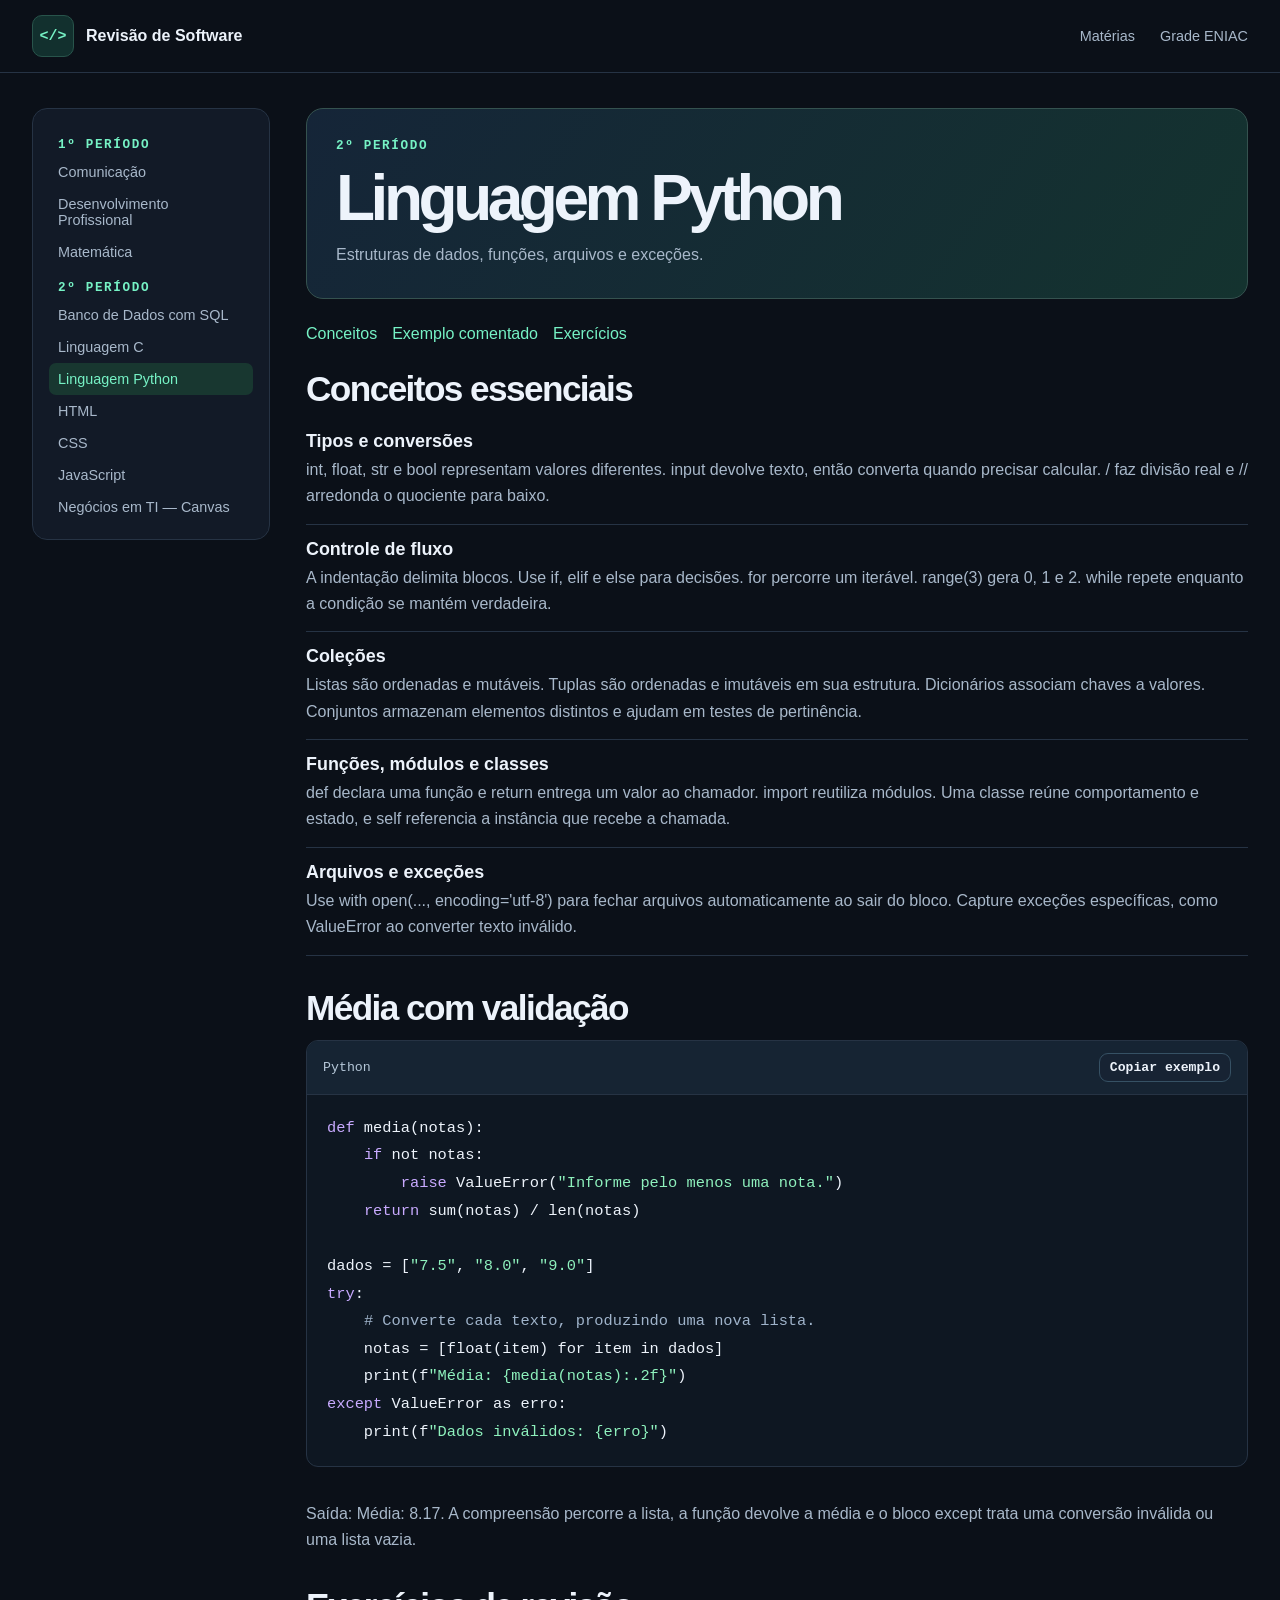
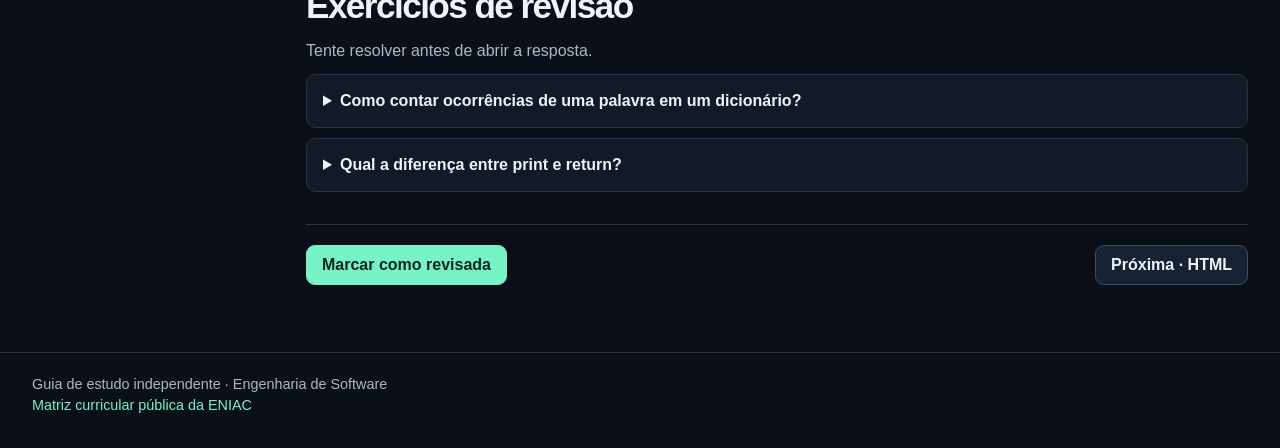
<file: python.html>
<!doctype html>
<html lang="pt-BR">
  <head>
    <meta charset="utf-8">
    <meta name="viewport" content="width=device-width, initial-scale=1">
    <meta name="description" content="Guia de revisão do primeiro ano de Engenharia de Software">
    <title>Linguagem Python | Revisão de Software</title>
    <link rel="stylesheet" href="estilo.css">
    <script src="revisao.js" defer></script>
  </head>
  <body>
    <header class="top">
      <div class="shell">
        <a class="brand" href="index.html"><span class="mark" aria-hidden="true">&lt;/&gt;</span> Revisão de Software</a>
        <nav aria-label="Principal">
          <a href="index.html#materias">Matérias</a>
          <a href="https://www.eniac.edu.br/cursos/engenharia-software">Grade ENIAC</a>
        </nav>
      </div>
    </header>
    <main class="shell layout">
      <aside class="side">
        <nav aria-label="Matérias">
          <p class="eyebrow">1º período</p>
          <a href="comunicacao.html">Comunicação</a>
          <a href="carreira.html">Desenvolvimento Profissional</a>
          <a href="matematica.html">Matemática</a>
          <p class="eyebrow">2º período</p>
          <a href="sql.html">Banco de Dados com SQL</a>
          <a href="c.html">Linguagem C</a>
          <a href="python.html" aria-current="page">Linguagem Python</a>
          <a href="html.html">HTML</a>
          <a href="css.html">CSS</a>
          <a href="javascript.html">JavaScript</a>
          <a href="canvas.html">Negócios em TI — Canvas</a>
        </nav>
      </aside>
      <article class="lesson">
        <div class="lesson-head">
          <p class="eyebrow">2º período</p>
          <h1>Linguagem Python</h1>
          <p>Estruturas de dados, funções, arquivos e exceções.</p>
        </div>
        <nav class="lesson-index" aria-label="Nesta matéria">
          <a href="#conceitos">Conceitos</a>
          <a href="#exemplo">Exemplo comentado</a>
          <a href="#exercicios">Exercícios</a>
        </nav>
        <section id="conceitos">
          <h2>Conceitos essenciais</h2>
          <div class="topic">
            <h3>Tipos e conversões</h3>
            <p>int, float, str e bool representam valores diferentes. input devolve texto, então converta quando precisar calcular. / faz divisão real e // arredonda o quociente para baixo.</p>
          </div>
          <div class="topic">
            <h3>Controle de fluxo</h3>
            <p>A indentação delimita blocos. Use if, elif e else para decisões. for percorre um iterável. range(3) gera 0, 1 e 2. while repete enquanto a condição se mantém verdadeira.</p>
          </div>
          <div class="topic">
            <h3>Coleções</h3>
            <p>Listas são ordenadas e mutáveis. Tuplas são ordenadas e imutáveis em sua estrutura. Dicionários associam chaves a valores. Conjuntos armazenam elementos distintos e ajudam em testes de pertinência.</p>
          </div>
          <div class="topic">
            <h3>Funções, módulos e classes</h3>
            <p>def declara uma função e return entrega um valor ao chamador. import reutiliza módulos. Uma classe reúne comportamento e estado, e self referencia a instância que recebe a chamada.</p>
          </div>
          <div class="topic">
            <h3>Arquivos e exceções</h3>
            <p>Use with open(..., encoding='utf-8') para fechar arquivos automaticamente ao sair do bloco. Capture exceções específicas, como ValueError ao converter texto inválido.</p>
          </div>
        </section>
        <section id="exemplo">
          <h2>Média com validação</h2>
          <div class="snippet">
            <div class="code-head">
              <span>Python</span>
              <button class="copy" type="button">Copiar exemplo</button>
            </div>
            <pre tabindex="0" aria-label="Média com validação"><code><span class="keyword">def</span> media(notas):
    <span class="keyword">if</span> not notas:
        <span class="keyword">raise</span> ValueError(<span class="string">&quot;Informe pelo menos uma nota.&quot;</span>)
    <span class="keyword">return</span> sum(notas) / len(notas)

dados = [<span class="string">&quot;7.5&quot;</span>, <span class="string">&quot;8.0&quot;</span>, <span class="string">&quot;9.0&quot;</span>]
<span class="keyword">try</span>:
    <span class="comment"># Converte cada texto, produzindo uma nova lista.</span>
    notas = [float(item) for item in dados]
    print(f<span class="string">&quot;Média: {media(notas):.2f}&quot;</span>)
<span class="keyword">except</span> ValueError as erro:
    print(f<span class="string">&quot;Dados inválidos: {erro}&quot;</span>)</code></pre>
          </div>
          <p id="copy-status" class="status" aria-live="polite"></p>
          <p>Saída: Média: 8.17. A compreensão percorre a lista, a função devolve a média e o bloco except trata uma conversão inválida ou uma lista vazia.</p>
        </section>
        <section id="exercicios" class="practice">
          <h2>Exercícios de revisão</h2>
          <p>Tente resolver antes de abrir a resposta.</p>
          <details>
            <summary>Como contar ocorrências de uma palavra em um dicionário?</summary>
            <p><strong>Resposta.</strong> Use contagem[palavra] = contagem.get(palavra, 0) + 1 para começar em zero quando a chave ainda não existe.</p>
          </details>
          <details>
            <summary>Qual a diferença entre print e return?</summary>
            <p><strong>Resposta.</strong> print escreve na saída. return encerra a função e entrega um valor para quem a chamou.</p>
          </details>
        </section>
        <div class="lesson-bottom">
          <button id="review" type="button" class="button primary" data-id="python" aria-pressed="false">Marcar como revisada</button>
          <a class="button" href="html.html">Próxima · HTML</a>
        </div>
        <p id="review-status" class="status" aria-live="polite"></p>
      </article>
    </main>
    <footer>
      <div class="shell">
        Guia de estudo independente · Engenharia de Software<br><a href="https://www.eniac.edu.br/cursos/engenharia-software">Matriz curricular pública da ENIAC</a>
      </div>
    </footer>
  </body>
</html>
</file>
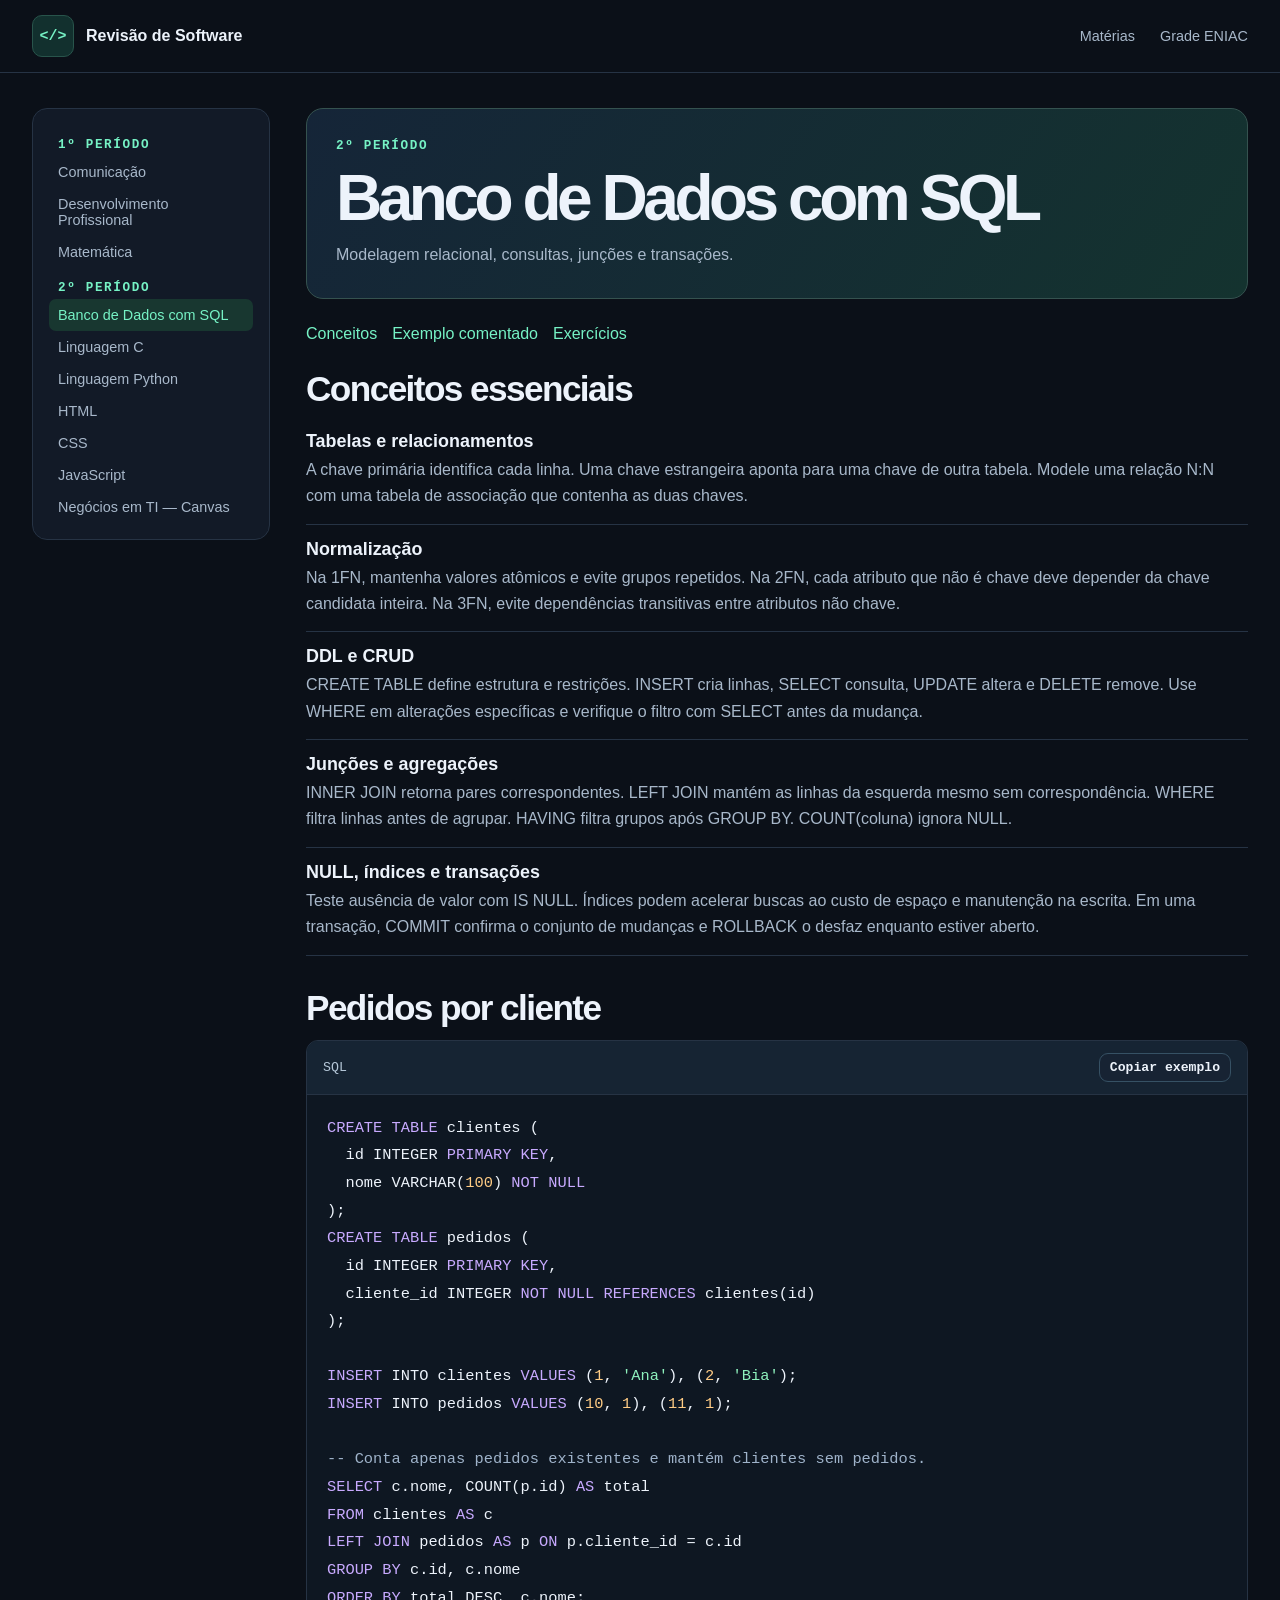
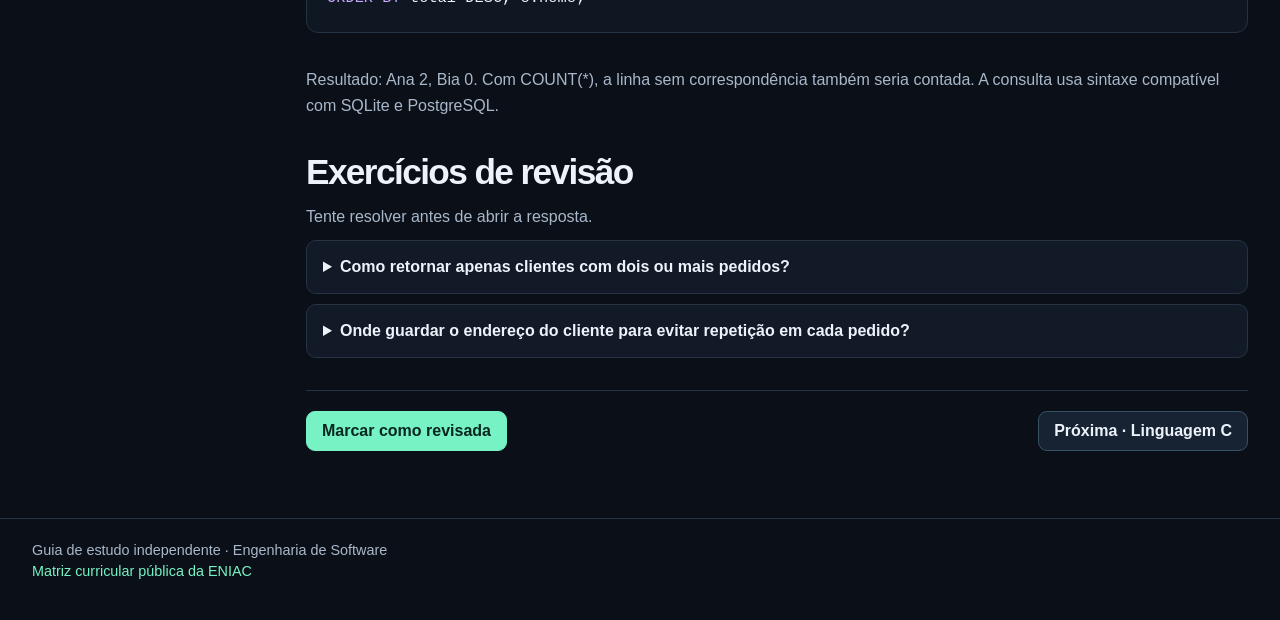
<file: sql.html>
<!doctype html>
<html lang="pt-BR">
  <head>
    <meta charset="utf-8">
    <meta name="viewport" content="width=device-width, initial-scale=1">
    <meta name="description" content="Guia de revisão do primeiro ano de Engenharia de Software">
    <title>Banco de Dados com SQL | Revisão de Software</title>
    <link rel="stylesheet" href="estilo.css">
    <script src="revisao.js" defer></script>
  </head>
  <body>
    <header class="top">
      <div class="shell">
        <a class="brand" href="index.html"><span class="mark" aria-hidden="true">&lt;/&gt;</span> Revisão de Software</a>
        <nav aria-label="Principal">
          <a href="index.html#materias">Matérias</a>
          <a href="https://www.eniac.edu.br/cursos/engenharia-software">Grade ENIAC</a>
        </nav>
      </div>
    </header>
    <main class="shell layout">
      <aside class="side">
        <nav aria-label="Matérias">
          <p class="eyebrow">1º período</p>
          <a href="comunicacao.html">Comunicação</a>
          <a href="carreira.html">Desenvolvimento Profissional</a>
          <a href="matematica.html">Matemática</a>
          <p class="eyebrow">2º período</p>
          <a href="sql.html" aria-current="page">Banco de Dados com SQL</a>
          <a href="c.html">Linguagem C</a>
          <a href="python.html">Linguagem Python</a>
          <a href="html.html">HTML</a>
          <a href="css.html">CSS</a>
          <a href="javascript.html">JavaScript</a>
          <a href="canvas.html">Negócios em TI — Canvas</a>
        </nav>
      </aside>
      <article class="lesson">
        <div class="lesson-head">
          <p class="eyebrow">2º período</p>
          <h1>Banco de Dados com SQL</h1>
          <p>Modelagem relacional, consultas, junções e transações.</p>
        </div>
        <nav class="lesson-index" aria-label="Nesta matéria">
          <a href="#conceitos">Conceitos</a>
          <a href="#exemplo">Exemplo comentado</a>
          <a href="#exercicios">Exercícios</a>
        </nav>
        <section id="conceitos">
          <h2>Conceitos essenciais</h2>
          <div class="topic">
            <h3>Tabelas e relacionamentos</h3>
            <p>A chave primária identifica cada linha. Uma chave estrangeira aponta para uma chave de outra tabela. Modele uma relação N:N com uma tabela de associação que contenha as duas chaves.</p>
          </div>
          <div class="topic">
            <h3>Normalização</h3>
            <p>Na 1FN, mantenha valores atômicos e evite grupos repetidos. Na 2FN, cada atributo que não é chave deve depender da chave candidata inteira. Na 3FN, evite dependências transitivas entre atributos não chave.</p>
          </div>
          <div class="topic">
            <h3>DDL e CRUD</h3>
            <p>CREATE TABLE define estrutura e restrições. INSERT cria linhas, SELECT consulta, UPDATE altera e DELETE remove. Use WHERE em alterações específicas e verifique o filtro com SELECT antes da mudança.</p>
          </div>
          <div class="topic">
            <h3>Junções e agregações</h3>
            <p>INNER JOIN retorna pares correspondentes. LEFT JOIN mantém as linhas da esquerda mesmo sem correspondência. WHERE filtra linhas antes de agrupar. HAVING filtra grupos após GROUP BY. COUNT(coluna) ignora NULL.</p>
          </div>
          <div class="topic">
            <h3>NULL, índices e transações</h3>
            <p>Teste ausência de valor com IS NULL. Índices podem acelerar buscas ao custo de espaço e manutenção na escrita. Em uma transação, COMMIT confirma o conjunto de mudanças e ROLLBACK o desfaz enquanto estiver aberto.</p>
          </div>
        </section>
        <section id="exemplo">
          <h2>Pedidos por cliente</h2>
          <div class="snippet">
            <div class="code-head">
              <span>SQL</span>
              <button class="copy" type="button">Copiar exemplo</button>
            </div>
            <pre tabindex="0" aria-label="Pedidos por cliente"><code><span class="keyword">CREATE</span> <span class="keyword">TABLE</span> clientes (
  id INTEGER <span class="keyword">PRIMARY</span> <span class="keyword">KEY</span>,
  nome VARCHAR(<span class="number">100</span>) <span class="keyword">NOT</span> <span class="keyword">NULL</span>
);
<span class="keyword">CREATE</span> <span class="keyword">TABLE</span> pedidos (
  id INTEGER <span class="keyword">PRIMARY</span> <span class="keyword">KEY</span>,
  cliente_id INTEGER <span class="keyword">NOT</span> <span class="keyword">NULL</span> <span class="keyword">REFERENCES</span> clientes(id)
);

<span class="keyword">INSERT</span> INTO clientes <span class="keyword">VALUES</span> (<span class="number">1</span>, <span class="string">'Ana'</span>), (<span class="number">2</span>, <span class="string">'Bia'</span>);
<span class="keyword">INSERT</span> INTO pedidos <span class="keyword">VALUES</span> (<span class="number">10</span>, <span class="number">1</span>), (<span class="number">11</span>, <span class="number">1</span>);

<span class="comment">-- Conta apenas pedidos existentes e mantém clientes sem pedidos.</span>
<span class="keyword">SELECT</span> c.nome, COUNT(p.id) <span class="keyword">AS</span> total
<span class="keyword">FROM</span> clientes <span class="keyword">AS</span> c
<span class="keyword">LEFT</span> <span class="keyword">JOIN</span> pedidos <span class="keyword">AS</span> p <span class="keyword">ON</span> p.cliente_id = c.id
<span class="keyword">GROUP</span> <span class="keyword">BY</span> c.id, c.nome
<span class="keyword">ORDER</span> <span class="keyword">BY</span> total DESC, c.nome;</code></pre>
          </div>
          <p id="copy-status" class="status" aria-live="polite"></p>
          <p>Resultado: Ana 2, Bia 0. Com COUNT(*), a linha sem correspondência também seria contada. A consulta usa sintaxe compatível com SQLite e PostgreSQL.</p>
        </section>
        <section id="exercicios" class="practice">
          <h2>Exercícios de revisão</h2>
          <p>Tente resolver antes de abrir a resposta.</p>
          <details>
            <summary>Como retornar apenas clientes com dois ou mais pedidos?</summary>
            <p><strong>Resposta.</strong> Acrescente HAVING COUNT(p.id) &gt;= 2 após GROUP BY e antes de ORDER BY.</p>
          </details>
          <details>
            <summary>Onde guardar o endereço do cliente para evitar repetição em cada pedido?</summary>
            <p><strong>Resposta.</strong> Na tabela clientes, quando for o endereço cadastral atual. Um endereço de entrega histórico pode ser gravado no pedido para preservar o destino original.</p>
          </details>
        </section>
        <div class="lesson-bottom">
          <button id="review" type="button" class="button primary" data-id="sql" aria-pressed="false">Marcar como revisada</button>
          <a class="button" href="c.html">Próxima · Linguagem C</a>
        </div>
        <p id="review-status" class="status" aria-live="polite"></p>
      </article>
    </main>
    <footer>
      <div class="shell">
        Guia de estudo independente · Engenharia de Software<br><a href="https://www.eniac.edu.br/cursos/engenharia-software">Matriz curricular pública da ENIAC</a>
      </div>
    </footer>
  </body>
</html>
</file>
<file: estilo.css>
:root {
  color-scheme: dark;
  --bg: #0b1018;
  --panel: #121a27;
  --line: #263344;
  --text: #edf3fb;
  --sub: #a8b8ca;
  --mint: #76f2c5;
  --blue: #a4c6ff;
  font-family: Inter,"Segoe UI",sans-serif;
  background: var(--bg);
  color: var(--text);
}

* {
  box-sizing: border-box;
}

body {
  margin: 0;
}

a {
  color: var(--mint);
  text-decoration: none;
}

button,
input {
  font: inherit;
}

button {
  cursor: pointer;
}

button:focus-visible,
a:focus-visible,
input:focus-visible,
summary:focus-visible,
[tabindex]:focus-visible {
  outline: 3px solid var(--mint);
  outline-offset: 4px;
}

.shell {
  width: min(1216px,calc(100% - 64px));
  margin: auto;
}

.top {
  border-bottom: 1px solid var(--line);
}

.top .shell {
  min-height: 72px;
  display: flex;
  justify-content: space-between;
  align-items: center;
  gap: 18px;
}

.brand {
  display: flex;
  align-items: center;
  gap: 12px;
  color: var(--text);
  font-weight: 750;
}

.mark,
.tile-icon {
  display: grid;
  place-items: center;
  font: 700 15px Consolas,monospace;
  color: var(--mint);
  background: #12302e;
  border: 1px solid #28544b;
  border-radius: 10px;
  width: 42px;
  height: 42px;
  flex: none;
}

.top nav {
  display: flex;
  align-items: center;
  gap: 25px;
}

.top nav a {
  color: var(--sub);
  font-size: .9rem;
}

.top nav a:hover,
.top nav a:focus-visible {
  color: var(--mint);
}

.hero {
  position: relative;
  overflow: hidden;
  display: grid;
  grid-template-columns: 1.17fr 1fr;
  align-items: center;
  gap: 30px;
  margin-top: 31px;
  min-height: 395px;
  padding: 48px;
  border-radius: 24px;
  border: 1px solid #284943;
  background: radial-gradient(ellipse at 95% 15%,#163e39,transparent 68%),linear-gradient(120deg,#101e2b,#102629);
}

.hero:before {
  content: "";
  position: absolute;
  inset: 0;
  pointer-events: none;
  background-image: linear-gradient(#76f2c50f 1px,transparent 1px),linear-gradient(90deg,#76f2c50f 1px,transparent 1px);
  background-size: 32px 32px;
  mask-image: linear-gradient(90deg,transparent 30%,black);
}

.hero>* {
  position: relative;
}

.eyebrow {
  color: var(--mint);
  font: 700 .79rem Consolas,monospace;
  letter-spacing: .13em;
  text-transform: uppercase;
  margin: 0 0 14px;
}

h1,
h2,
h3,
p {
  margin-top: 0;
}

h1 {
  font-size: clamp(2.6rem,6vw,5.25rem);
  letter-spacing: -.07em;
  line-height: .99;
  margin-bottom: 22px;
}

h1 span {
  color: var(--mint);
}

p {
  line-height: 1.65;
  color: var(--sub);
}

.hero p:not(.eyebrow) {
  max-width: 41ch;
}

.actions {
  display: flex;
  flex-wrap: wrap;
  gap: 10px;
  margin-top: 25px;
}

.button,
.copy {
  display: inline-flex;
  align-items: center;
  justify-content: center;
  border: 1px solid #365164;
  background: #172333;
  color: var(--text);
  border-radius: 9px;
  padding: 10px 15px;
  font-weight: 650;
}

.primary {
  background: var(--mint);
  color: #082720;
  border-color: var(--mint);
}

.button:hover,
.copy:hover {
  filter: brightness(1.15);
}

.editor {
  background: #0c151e;
  border: 1px solid #375a59;
  border-radius: 14px;
  box-shadow: 0 24px 60px #0006;
  overflow: hidden;
  transform: rotate(-3deg);
  justify-self: center;
  width: min(100%,430px);
}

.editor-top,
.code-head {
  display: flex;
  align-items: center;
  gap: 7px;
  border-bottom: 1px solid var(--line);
  padding: 12px 16px;
  background: #162433;
  color: #b5c7d8;
  font: .83rem Consolas,monospace;
}

.editor-top i {
  display: block;
  width: 9px;
  height: 9px;
  border-radius: 50%;
  background: #436176;
}

.editor-top i:first-child {
  background: #76f2c5;
}

.editor-top span {
  margin-left: auto;
}

.editor pre,
.snippet pre {
  margin: 0;
  overflow: auto;
  padding: 20px;
  line-height: 1.75;
  font: .96rem/1.8 Consolas,"Courier New",monospace;
  tab-size: 4;
}

.editor pre {
  padding: 22px 25px;
}

.editor em,
.comment {
  color: #9fb3ca;
  font-style: normal;
}

.keyword {
  color: #c8aaff;
}

.string {
  color: #8ef1bd;
}

.number {
  color: #ffcc85;
}

.overview {
  margin-top: 40px;
}

.overview h2,
.lesson h2 {
  font-size: clamp(1.6rem,4vw,2.2rem);
  letter-spacing: -.045em;
  margin-bottom: 8px;
}

.section-head {
  display: flex;
  justify-content: space-between;
  align-items: end;
  gap: 20px;
}

.progress {
  min-width: 190px;
  color: var(--sub);
  font-size: .875rem;
}

.progress progress {
  width: 100%;
  height: 8px;
  display: block;
  margin-top: 8px;
  accent-color: var(--mint);
}

.toolbar {
  display: flex;
  justify-content: space-between;
  align-items: center;
  gap: 14px;
  margin: 16px 0 26px;
}

.filters {
  display: flex;
  flex-wrap: wrap;
  gap: 8px;
}

.filter {
  border: 1px solid var(--line);
  background: var(--panel);
  color: var(--sub);
  border-radius: 9px;
  padding: 9px 13px;
}

.filter[aria-pressed=true] {
  background: #16342f;
  border-color: #437466;
  color: var(--mint);
}

input[type=search] {
  border: 1px solid var(--line);
  border-radius: 9px;
  background: var(--panel);
  color: var(--text);
  padding: 10px 13px;
  width: min(100%,280px);
}

.period {
  margin-bottom: 26px;
}

.period h3 {
  font-size: .8rem;
  text-transform: uppercase;
  letter-spacing: .12em;
  color: var(--sub);
  margin-bottom: 13px;
}

.grid {
  display: grid;
  grid-template-columns: repeat(3,minmax(0,1fr));
  gap: 14px;
}

.tile {
  display: flex;
  flex-direction: column;
  align-items: flex-start;
  gap: 10px;
  min-height: 174px;
  padding: 18px;
  background: var(--panel);
  border: 1px solid var(--line);
  border-radius: 14px;
  color: var(--text);
  transition: background .18s,border-color .18s;
}

.tile:hover {
  background: #172436;
  border-color: #477371;
}

.tile strong {
  font-size: 1.05rem;
}

.tile small {
  font-size: .9rem;
  color: var(--sub);
  line-height: 1.45;
}

.tile:nth-child(3n+2) .tile-icon {
  background: #24233d;
  color: #c7b9ff;
  border-color: #454165;
}

.tile:nth-child(3n+3) .tile-icon {
  background: #302822;
  color: #ffcf99;
  border-color: #5b4937;
}

.tile .done {
  font-size: .8rem;
  color: var(--mint);
  margin-top: auto;
}

footer {
  border-top: 1px solid var(--line);
  padding: 23px 0;
  margin-top: 45px;
  color: var(--sub);
  font-size: .9rem;
}

footer a {
  display: inline-block;
  margin-top: 5px;
}

.layout {
  display: grid;
  grid-template-columns: 238px minmax(0,1fr);
  gap: 36px;
  margin-top: 35px;
}

.side {
  align-self: start;
  position: sticky;
  top: 16px;
  max-height: calc(100vh - 32px);
  overflow: auto;
  padding: 16px;
  background: var(--panel);
  border: 1px solid var(--line);
  border-radius: 15px;
}

.side a {
  display: block;
  color: var(--sub);
  font-size: .9rem;
  padding: 8px 9px;
  border-radius: 7px;
}

.side a[aria-current] {
  background: #183730;
  color: var(--mint);
}

.side .eyebrow {
  margin: 12px 9px 4px;
}

.lesson {
  min-width: 0;
}

.lesson-head {
  padding: 29px;
  background: linear-gradient(125deg,#152538,#14332f);
  border: 1px solid #35524f;
  border-radius: 17px;
  margin-bottom: 26px;
}

.lesson-head h1 {
  font-size: clamp(2.15rem,5vw,4rem);
  margin-bottom: 12px;
}

.lesson-head p:last-child {
  margin-bottom: 0;
}

.lesson section {
  margin: 25px 0 32px;
}

.lesson-index {
  display: flex;
  gap: 15px;
  flex-wrap: wrap;
  margin: 18px 0 26px;
}

.topic {
  border-bottom: 1px solid var(--line);
  padding: 14px 0;
}

.topic h3 {
  margin-bottom: 5px;
  font-size: 1.12rem;
}

.topic p {
  margin-bottom: 0;
}

.snippet {
  border: 1px solid var(--line);
  border-radius: 12px;
  overflow: hidden;
  background: #0e1722;
  margin: 12px 0;
}

.code-head {
  justify-content: space-between;
}

.copy {
  padding: 6px 10px;
  font-size: .82rem;
}

.status {
  min-height: 1.6em;
  font-size: .85rem;
  margin: 0;
}

.practice details {
  padding: 14px 16px;
  border: 1px solid var(--line);
  border-radius: 10px;
  background: var(--panel);
  margin: 10px 0;
}

.practice summary {
  cursor: pointer;
  font-weight: 650;
  line-height: 1.5;
}

.practice p {
  margin: 12px 0 0;
}

.lesson-bottom {
  border-top: 1px solid var(--line);
  padding-top: 20px;
  display: flex;
  flex-wrap: wrap;
  gap: 12px;
  justify-content: space-between;
}

[hidden] {
  display: none!important;
}

@media (max-width: 900px) {
  .shell {
    width: calc(100% - 36px);
  }

  .hero {
    padding: 30px;
  }

  .layout {
    grid-template-columns: 185px minmax(0,1fr);
    gap: 18px;
  }

}

@media (max-width: 680px) {
  .hero {
    grid-template-columns: 1fr;
    gap: 26px;
    padding: 25px;
    min-height: 0;
  }

  .editor {
    transform: none;
    justify-self: start;
  }

  .editor pre,
  .snippet pre {
    font-size: .85rem;
  }

  .grid {
    grid-template-columns: repeat(2,minmax(0,1fr));
  }

  .toolbar,
  .section-head {
    align-items: stretch;
    flex-direction: column;
  }

  .layout {
    grid-template-columns: 1fr;
  }

  .side {
    position: static;
    max-height: none;
  }

  .side nav {
    display: grid;
    grid-template-columns: 1fr 1fr;
  }

  .side .eyebrow {
    grid-column: 1/-1;
  }

  .top nav {
    gap: 10px;
  }

  .top nav a:last-child {
    display: none;
  }

}

@media (max-width: 380px) {
  .grid {
    grid-template-columns: 1fr;
  }

  .shell {
    width: calc(100% - 24px);
  }

}
</file>
